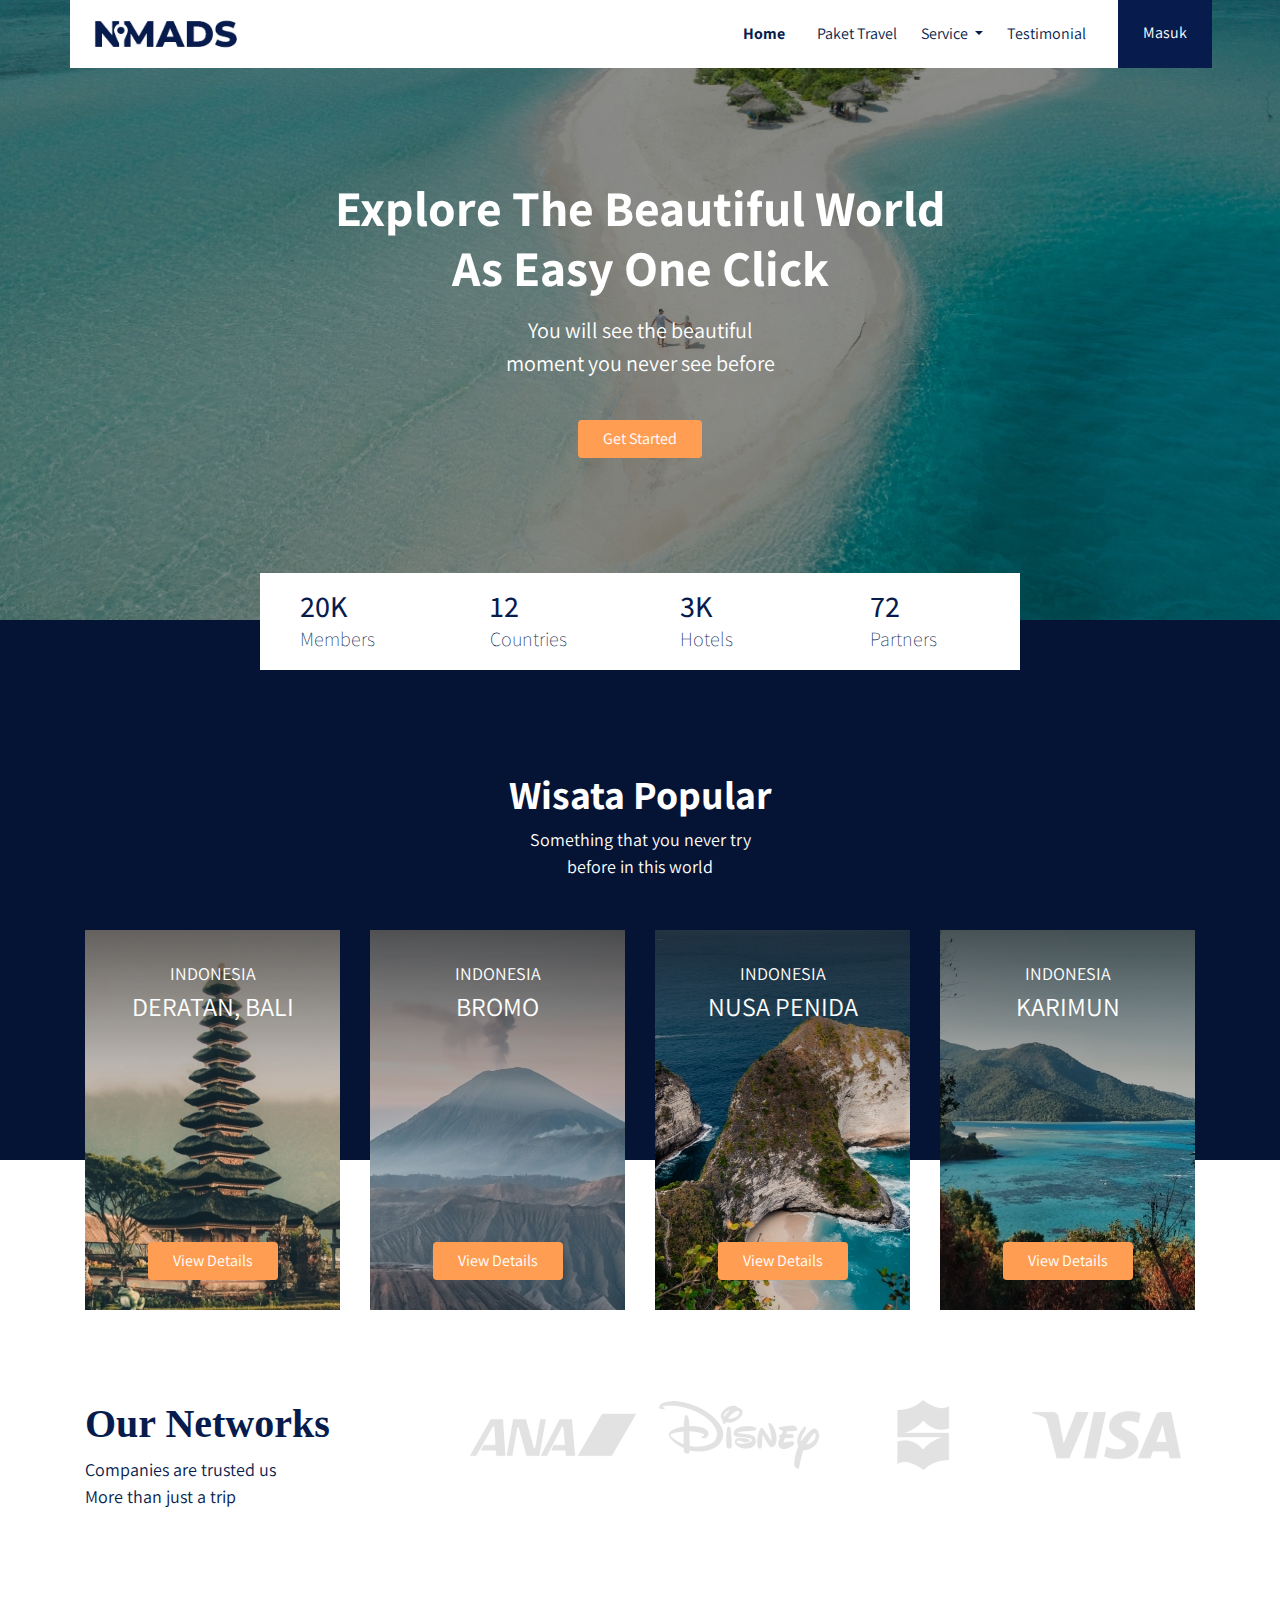
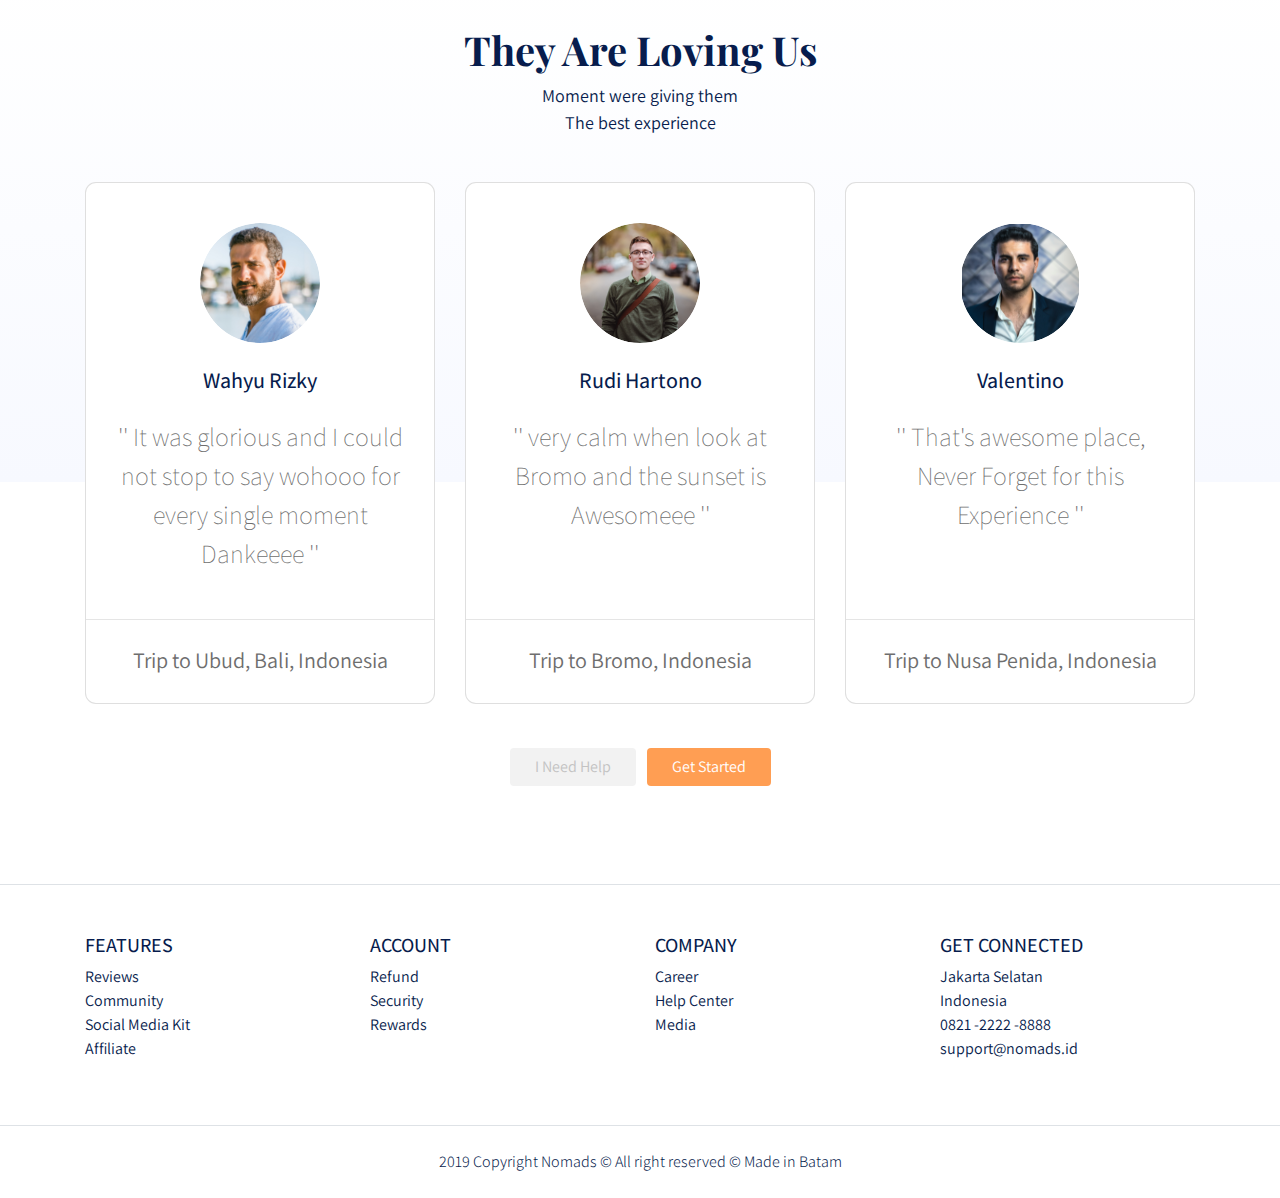
<file: index.html>
<!DOCTYPE html>
<html lang="en">
<head>
    <meta charset="UTF-8">
    <meta name="viewport" content="width=device-width, initial-scale=1.0">
    <title>Document</title>
    <link rel="stylesheet" href="frontend/libraries/bootstrap/css/bootstrap.css"/>

    <link 
    href="https://fonts.googleapis.com/css?family=Assistant:200,300,400,600,700,800|
    Playfair+Display:400,400i,500,500i,600,600i,700,700i,800,800i,900,900i&display=swap" 
    rel="stylesheet">


    <link rel="stylesheet" href="frontend/styles/main.css"/>

</head>

<body>
    <!-- navbar -->
    <div class="container">
        <nav class="row navbar navbar-expand-lg navbar-light bg-white">
            <a href="#" class="navbar-brand">
                <img src="frontend/images/logo.png" alt="Logo NOMADS"/>
            </a>
            <button class="navbar-toggler navbar-toggler-right"
            type="button"
            data-toggle="collapse"
            data-target="#navb"
            >
                
            <span class="navbar-toggler-icon"></span>

            </button>

            <div class="collapse navbar-collapse" id="navb">
                <ul class="navbar-nav ml-auto mr-3">
                    <li class="nav-item mx-md-2">
                        <a href="#" class="nav-link active">Home</a>
                    </li>
                    <li class="nav-item mx-md-2">
                        <a href="#" class="nav-link">Paket Travel</a>
                    </li>
                    <li class="nav-item dropdown">
                        <a href="#" class="nav-link dropdown-toggle" id="navbardrop" 
                        data-toggle="dropdown">

                        Service
                    </a>
                    <div class="dropdown-menu">
                        <a href="#" class="dropdown-item">Link</a>
                        <a href="#" class="dropdown-item">Link</a>
                        <a href="#" class="dropdown-item">Link</a>
                    </div>
                    </li>
                    <li class="nav-item mx-md-2">
                        <a href="#" class="nav-link">Testimonial</a>
                    </li>
                </ul>

                 <!-- Mobile Button -->
                 <form class="form-inline d-sm-block d-md-none">
                    <button class="btn btn-login my-2 my-sm-0">
                        Masuk
                    </button>
                </form>

                <!-- Desktop Button -->
                <form class="form-inline my-2 my-lg-0 d-none d-md-block">
                    <button class="btn btn-login btn-navbar-right my-2 my-sm-0 px-4">
                        Masuk
                    </button>
                </form>
            </div>
        </nav>

    </div>

    <!-- Header -->
    <header class="text-center">
        <h1>
            Explore The Beautiful World
            <br/>
            As Easy One Click
        </h1>
        <p class="mt-3">
            You will see the beautiful 
            <br/>
            moment you never see before
        </p>
        <a href="#" class="btn btn-get-started px-4 mt-4">
            Get Started
        </a>

    </header>

    <main>

        <div class="container">
            <section class="section-stats row 
            justify-content-center" id="stats">
            <div class="col-3 col-md-2 stats-detail">
              <h2>20K</h2>      
              <p>Members</p>
              </div>
            <div class="col-3 col-md-2 stats-detail">
              <h2>12</h2>      
              <p>Countries</p>
              </div>
            <div class="col-3 col-md-2 stats-detail">
              <h2>3K</h2>      
              <p>Hotels</p>
            </div>
            <div class="col-3 col-md-2 stats-detail">
             <h2>72</h2>      
             <p>Partners</p>  

            </div>
        </section>

        </div>

        <section class="section-popular" id="popular">
            <div class="container">
                <div class="row">
                    <div class="col text-center section-popular-heading">
                        <h2>Wisata Popular</h2>
                        <p>Something that you never try 
                            <br/>
                            before in this world</p>
                    </div>
                </div>
            </div>
        </section>
        <section class="section-popular-content" id="popularContent">
            <div class="container">
                <div class="section-popular-travel row justify-content-center">
                    <div class="col-sm-6 col-md-4 col-lg-3">
                        <div class="card-travel text-center d-flex 
                        flex-column"
                        style="background-image:url('frontend/images/popular-1.jpg')">

                            <div class="travel-country">INDONESIA</div>
                            <div class="travel-location">DERATAN, BALI</div>
                            <div class="travel-button mt-auto">
                                <a href="details.html" class="btn btn-travel-details px-4">
                                    View Details
                                </a>
                            </div>
                        </div>
                    </div>
                    <div class="col-sm-6 col-md-4 col-lg-3">
                        <div class="card-travel text-center d-flex 
                        flex-column"
                        style="background-image:url('frontend/images/popular-2.jpg')">
                        
                            <div class="travel-country">INDONESIA</div>
                            <div class="travel-location">BROMO</div>
                            <div class="travel-button mt-auto">
                                <a href="#" class="btn btn-travel-details px-4">
                                    View Details
                                </a>
                            </div>
                        </div>
                    </div>
                    <div class="col-sm-6 col-md-4 col-lg-3">
                        <div class="card-travel text-center d-flex 
                        flex-column"
                        style="background-image:url('frontend/images/popular-3.jpg')">
                        
                            <div class="travel-country">INDONESIA</div>
                            <div class="travel-location">NUSA PENIDA</div>
                            <div class="travel-button mt-auto">
                                <a href="#" class="btn btn-travel-details px-4">
                                    View Details
                                </a>
                            </div>
                        </div>
                    </div>
                    <div class="col-sm-6 col-md-4 col-lg-3">
                        <div class="card-travel text-center d-flex 
                        flex-column"
                        style="background-image:url('frontend/images/popular-4.jpg')">
                        
                            <div class="travel-country">INDONESIA</div>
                            <div class="travel-location">KARIMUN</div>
                            <div class="travel-button mt-auto">
                                <a href="#" class="btn btn-travel-details px-4">
                                    View Details
                                </a>
                            </div>
                        </div>
                    </div>
                    
                </div>
            </div>
        </section> 
        
        <section class="section-networks" id="networks">
            <div class="container">
                <div class="row">
                    <div class="col-md-4">
                        <h2>Our Networks</h2>    
                        <p>Companies are trusted us
                            <br/>
                            More than just a trip
                        </p>
                    </div>
                    <div class="col-md-8 text-center">
                        <img src="frontend/images/partner.png" alt="Logo Partner" class="img-partner">
                    </div>
                </div>
            </div>
        </section>

        <section class="section-testimonial-heading" id="testimonialHeading">
        
            <div class="container">
                <div class="row">
                    <div class="col text-center">
                        <h2>They Are Loving Us</h2>
                        <p>
                            Moment were giving them
                            <br/>
                            The best experience
                        </p>
                    </div>
                </div>
            </div>

        </section>

        <section class="section section-testimonial-content" id="testimonialContent">
            <div class="container">
                <div class="section-popular-travel row 
                justify-content-center">
                  <div class="col-sm-6 col-md-6 col-lg-4">
                      <div class="card card-testimonial text-center">
                          <div class="testimonial-content">
                              <img src="frontend/images/testimonial-1.png" alt="User"
                              class="mb-4 rounded-circle">
                              <h3 class="mb-4">Wahyu Rizky</h3>
                              <p class="testimonial">
                                '' It was glorious and I could
                                not stop to say wohooo for
                                every single moment Dankeeee ''
                              </p>
                          </div>
                          <hr>
                          <p class="trip-to mt-2">
                              Trip to Ubud, Bali, Indonesia
                          </p>

                      </div>
                  </div>
                  <div class="col-sm-6 col-md-6 col-lg-4">
                    <div class="card card-testimonial text-center">
                        <div class="testimonial-content">
                            <img src="frontend/images/testimonial-2.png" alt="User"
                            class="mb-4 rounded-circle">
                            <h3 class="mb-4">Rudi Hartono</h3>
                            <p class="testimonial">
                                '' very calm when look
                                at Bromo and the sunset
                                is Awesomeee ''
                            </p>
                        </div>
                        <hr>
                        <p class="trip-to mt-2">
                            Trip to Bromo, Indonesia
                        </p>

                    </div>
                </div>
                <div class="col-sm-6 col-md-6 col-lg-4">
                    <div class="card card-testimonial text-center">
                        <div class="testimonial-content">
                            <img src="frontend/images/testimonial-3.png" alt="User"
                            class="mb-4 rounded-circle">
                            <h3 class="mb-4">Valentino</h3>
                            <p class="testimonial">
                                '' That's awesome place, 
                                Never Forget for
                                this Experience ''
                            </p>
                        </div>
                        <hr>
                        <p class="trip-to mt-2">
                            Trip to Nusa Penida, Indonesia
                        </p>

                    </div>
                </div>

                </div>
                <div class="row">
                    <div class="col-12 text-center">
                        <a href="#" class="btn btn-need-help px-4 mt-4 mx-1">
                            I Need Help
                        </a>
                        <a href="#" class="btn btn-get-started px-4 mt-4 mx-1">
                            Get Started
                        </a>
                    </div>
                    
                </div>
            </div>
        </section>
    </main>

    <footer class="section-footer mt-5 mb-4 border-top">
        <div class="container pt-5 pb-5">
            <div class="row justify-content-center">
                <div class="col-12">
                    <div class="row">
                        <div class="col-12 col-lg-3">
                            <h5>FEATURES</h5>
                            <ul class="list-unstyled">
                                <li><a href="#">Reviews</a></li>
                                <li><a href="#">Community</a></li>
                                <li><a href="#">Social Media Kit</a></li>
                                <li><a href="#">Affiliate</a></li>
                            </ul>
                        </div>
                        <div class="col-12 col-lg-3">
                            <h5>ACCOUNT</h5>
                            <ul class="list-unstyled">
                                <li><a href="#">Refund</a></li>
                                <li><a href="#">Security</a></li>
                                <li><a href="#">Rewards</a></li>
                                
                            </ul>
                        </div>
                        <div class="col-12 col-lg-3">
                            <h5>COMPANY</h5>
                            <ul class="list-unstyled">
                                <li><a href="#">Career</a></li>
                                <li><a href="#">Help Center</a></li>
                                <li><a href="#">Media</a></li>
                                
                            </ul>
                        </div>
                        <div class="col-12 col-lg-3">
                            <h5>GET CONNECTED</h5>
                            <ul class="list-unstyled">
                                <li><a href="#">Jakarta Selatan</a></li>
                                <li><a href="#">Indonesia</a></li>
                                <li><a href="#">0821 -2222 -8888</a></li>
                                <li><a href="#">support@nomads.id</a></li>
                            </ul>
                        </div>
                    </div>
                </div>
            </div>
        </div>
        <div class="container-fluid">
            <div class="row border-top justify-content-center align-items-center pt-4">
                <div class="col-auto text-gray-500 font-weight-light">
                    2019 Copyright Nomads © All right reserved ©  Made in Batam 
                </div>
            </div>
        </div>
    </footer>


    <script src="frontend/libraries/jquery/jquery-3.4.1.min.js"></script>
    <script src="frontend/libraries/bootstrap/js/bootstrap.js"></script>
    <script src="frontend/libraries/retina/retina.min.js"></script>
    
</body>
</html>
</file>
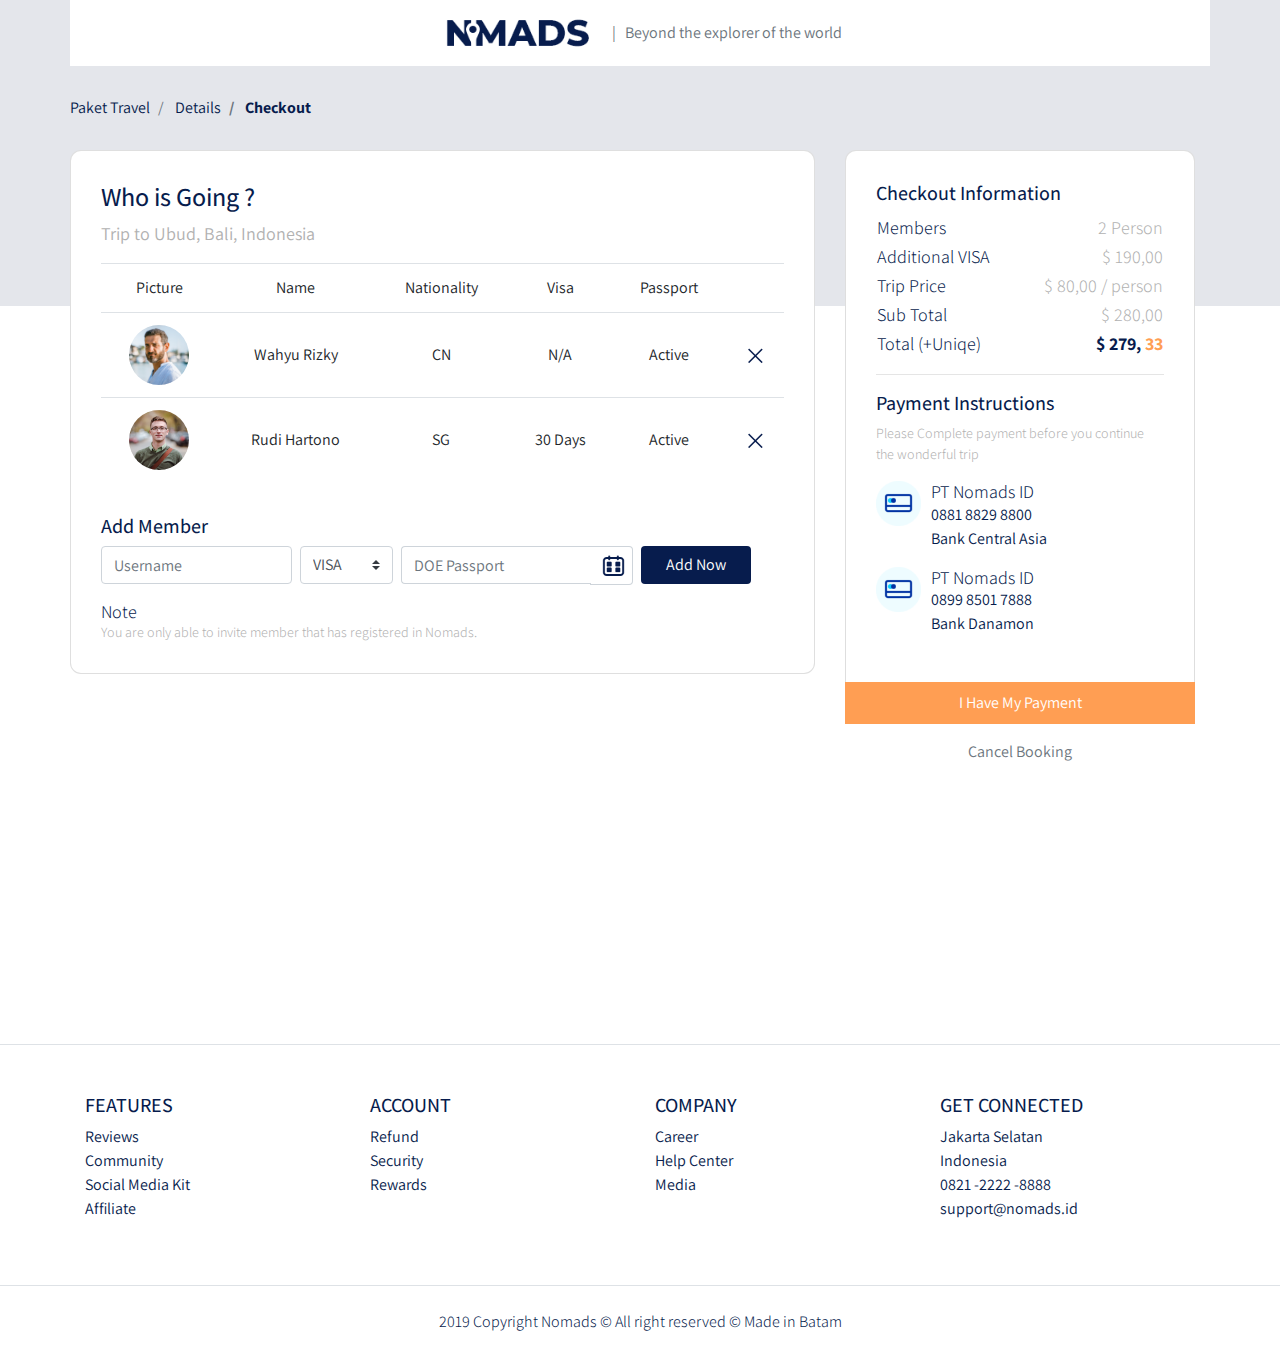
<file: checkout.html>
<!DOCTYPE html>
<html lang="en">
<head>
    <meta charset="UTF-8">
    <meta name="viewport" content="width=device-width, initial-scale=1.0">
    <title>Document</title>
    <link rel="stylesheet" href="frontend/libraries/bootstrap/css/bootstrap.css"/>
    <link rel="stylesheet" href="frontend/libraries/xzoom/xzoom.css">
    <link rel="stylesheet" href="frontend/libraries/gijgo/css/gijgo.min.css">

    <link 
    href="https://fonts.googleapis.com/css?family=Assistant:200,300,400,600,700,800|
    Playfair+Display:400,400i,500,500i,600,600i,700,700i,800,800i,900,900i&display=swap" 
    rel="stylesheet">


    <link rel="stylesheet" href="frontend/styles/main.css"/>

</head>

<body>
    <!-- navbar -->
    <div class="container">
        <nav class="row navbar navbar-expand-lg navbar-light bg-white">
            <div class="navbar-nav ml-auto mr-auto mr-sm-auto mr-lg-0 mr-md-auto">
                <a href="index.html" class="navbar-brand">
                    <img src="frontend/images/logo.png" alt="">
                </a>
            </div>
            <ul class="navbar-nav mr-auto d-none d-lg-block">
                <li>
                    <span class="text-muted">
                        | &nbsp; Beyond the explorer of the world
                    </span>
                </li>
            </ul>

        </nav>

    </div>

    <main>
        <section class="section-details-header"></section>
        <section class="section-details-content">
            <div class="container">
                <div class="row">
                    <div class="col p-0">
                        <nav>
                            <ol class="breadcrumb">
                                <li class="breadcrumb-item">
                                    Paket Travel
                                </li>
                                <li class="breadcrumb-item">
                                    Details
                                </li>
                                <li class="breadcrumb-item active">
                                    Checkout
                                </li>
                            </ol>
                        </nav>    
                    </div>
                </div>
                <div class="row">
                    <div class="col-lg-8 pl-lg-0">
                        <div class="card card-details">
                            <h1>Who is Going ?</h1>
                            <p>
                                Trip to Ubud, Bali, Indonesia
                            </p>
                            <div class="attendee">
                                <table class="table table-responsive-sm text-center">
                                    <thead>
                                        <tr>
                                            <td>Picture</td>
                                            <td>Name</td>
                                            <td>Nationality</td>
                                            <td>Visa</td>
                                            <td>Passport</td>
                                            <td></td>
                                        </tr>
                                    </thead>
                                    <tbody>
                                        <tr>
                                            <td>
                                              <img src="frontend/images/avatar-1.png" height="60">      
                                            </td>
                                            <td class="align-middle">
                                                Wahyu Rizky
                                            </td>
                                            <td class="align-middle">
                                                CN
                                            </td>
                                            <td class="align-middle">
                                                N/A
                                            </td>
                                            <td class="align-middle">
                                                Active
                                            </td>
                                            <td class="align-middle">
                                                <a href="#">
                                                    <img src="frontend/images/ic_remove.png" alt="">
                                                </a>
                                            </td>
                                        </tr>
                                        <tr>
                                            <td>
                                              <img src="frontend/images/avatar-2.png" height="60">      
                                            </td>
                                            <td class="align-middle">
                                                Rudi Hartono
                                            </td>
                                            <td class="align-middle">
                                                SG
                                            </td>
                                            <td class="align-middle">
                                                30 Days
                                            </td>
                                            <td class="align-middle">
                                                Active
                                            </td>
                                            <td class="align-middle">
                                                <a href="#">
                                                    <img src="frontend/images/ic_remove.png" alt="">
                                                </a>
                                            </td>
                                        </tr>
                                    </tbody>
                                </table>
                            </div>

                            <div class="member mt-3">
                                <h2>Add Member</h2>
                                <form class="form-inline">
                                    <label for="inputUsername" class="sr-only">Name</label>
                                    <input 
                                        type="text"
                                        name="inputUsername"
                                        class="form-control mb-2 mr-sm-2" 
                                        id="inputUsername" 
                                        placeholder="Username"
                                    />
                                    <label for="inputVisa" class="sr-only">Visa</label>
                                    <select 
                                        name="inputVisa" 
                                        id="inputVisa" 
                                        class="custom-select mb-2 mr-sm-2">
                                        <option value="VISA" selected>VISA</option>
                                        <option value="30 Days">30 Days</option>
                                        <option value="N/A">N/A</option>
                                    </select>
                                    
                                    <label for="doePassport" class="sr-only">DOE Passport</label>
                                    <div class="input-group mb-2 mr-sm-2">
                                        <input type="text" class="form-control datepicker" 
                                        id="doePassport" placeholder="DOE Passport">
                                    </div>

                                    <button type="submit" class="btn btn-add-now mb-2 px-4">
                                        Add Now
                                    </button> 
                                </form>
                                <h3 class="mt-2 mb-0">Note</h3>
                                <p class="disclaimer mb-0">
                                    You are only able to invite member that has registered in Nomads.
                                </p>
                            </div>
        
                        </div>
                    </div>

                    <div class="col-lg-4">
                        <div class="card card-details card-right">                          
                            <h2>Checkout Information</h2>
                            <table class="trip-informations">
                                <tr>
                                    <th width="50%">Members</th>
                                    <td width="50%" class="text-right">
                                        2 Person
                                    </td>
                                </tr>
                                <tr>
                                    <th width="50%">Additional VISA</th>
                                    <td width="50%" class="text-right">
                                        $ 190,00
                                    </td>
                                </tr>
                                <tr>
                                    <th width="50%">Trip Price</th>
                                    <td width="50%" class="text-right">
                                        $ 80,00 / person
                                    </td>
                                </tr>
                                <tr>
                                    <th width="50%">Sub Total</th>
                                    <td width="50%" class="text-right">
                                        $ 280,00
                                    </td>
                                </tr>
                                <tr>
                                    <th width="50%">Total (+Uniqe)</th>
                                    <td width="50%" class="text-right text-total">
                                        <span class="text-blue">$ 279,</span>
                                        <span class="text-orange">33</span>
                                    </td>
                                </tr>
                            </table>
                            <hr>
                            <h2>Payment Instructions</h2>
                            <p class="payment-instructions">Please Complete payment before you 
                                continue the wonderful trip</p>
                                <div class="bank">
                                    <div class="bank-item pb-3">
                                        <img src="frontend/images/ic_bank.png" alt="" class="bank-image">
                                        <div class="description">
                                            <h3>PT Nomads ID</h3>
                                            <p>
                                                0881 8829 8800
                                                <br>
                                                Bank Central Asia
                                            </p>
                                        </div>
                                        <div class="clearfix"></div>
                                    </div>
                                </div>
                                <div class="bank">
                                    <div class="bank-item pb-3">
                                        <img src="frontend/images/ic_bank.png" alt="" class="bank-image">
                                        <div class="description">
                                            <h3>PT Nomads ID</h3>
                                            <p>
                                                0899 8501 7888
                                                <br>
                                                Bank Danamon
                                            </p>
                                        </div>
                                        <div class="clearfix"></div>
                                    </div>
                                </div>
                        </div>
                        <div class="join-container">
                            <a href="success.html" class="btn btn-block btn-join-now mt-3 py-2">
                                I Have My Payment
                            </a>
                        </div>
                        <div class="text-center mt-3">
                            <a href="details.html" class="text-muted">
                                Cancel Booking
                            </a>
                        </div>
                    </div>
                </div>
            </div>
        </section>
    </main>

    <footer class="section-footer mt-5 mb-4 border-top">
        <div class="container pt-5 pb-5">
            <div class="row justify-content-center">
                <div class="col-12">
                    <div class="row">
                        <div class="col-12 col-lg-3">
                            <h5>FEATURES</h5>
                            <ul class="list-unstyled">
                                <li><a href="#">Reviews</a></li>
                                <li><a href="#">Community</a></li>
                                <li><a href="#">Social Media Kit</a></li>
                                <li><a href="#">Affiliate</a></li>
                            </ul>
                        </div>
                        <div class="col-12 col-lg-3">
                            <h5>ACCOUNT</h5>
                            <ul class="list-unstyled">
                                <li><a href="#">Refund</a></li>
                                <li><a href="#">Security</a></li>
                                <li><a href="#">Rewards</a></li>
                                
                            </ul>
                        </div>
                        <div class="col-12 col-lg-3">
                            <h5>COMPANY</h5>
                            <ul class="list-unstyled">
                                <li><a href="#">Career</a></li>
                                <li><a href="#">Help Center</a></li>
                                <li><a href="#">Media</a></li>
                                
                            </ul>
                        </div>
                        <div class="col-12 col-lg-3">
                            <h5>GET CONNECTED</h5>
                            <ul class="list-unstyled">
                                <li><a href="#">Jakarta Selatan</a></li>
                                <li><a href="#">Indonesia</a></li>
                                <li><a href="#">0821 -2222 -8888</a></li>
                                <li><a href="#">support@nomads.id</a></li>
                            </ul>
                        </div>
                    </div>
                </div>
            </div>
        </div>
        <div class="container-fluid">
            <div class="row border-top justify-content-center align-items-center pt-4">
                <div class="col-auto text-gray-500 font-weight-light">
                    2019 Copyright Nomads © All right reserved ©  Made in Batam 
                </div>
            </div>
        </div>
    </footer>


    <script src="frontend/libraries/jquery/jquery-3.4.1.min.js"></script>
    <script src="frontend/libraries/bootstrap/js/bootstrap.js"></script>
    <script src="frontend/libraries/retina/retina.min.js"></script>
    <script src="frontend/libraries/xzoom/xzoom.min.js"></script>
    <script src="frontend/libraries/gijgo/js/gijgo.min.js"></script>
    <script>
        $(document).ready(function() {
            $('.xzoom, .xzoom.gallery').xzoom({
                zoomWidth: 500,
                title:false,
                tint:'#333',
                Xoffset: 15
            });

            $('.datepicker').datepicker({
                uiLibrary: 'bootstrap4',
                icons : {
                    rightIcon: '<img src="frontend/images/ic_doe.png"/>'
                }
            })
        });
    </script>
    
</body>
</html>
</file>
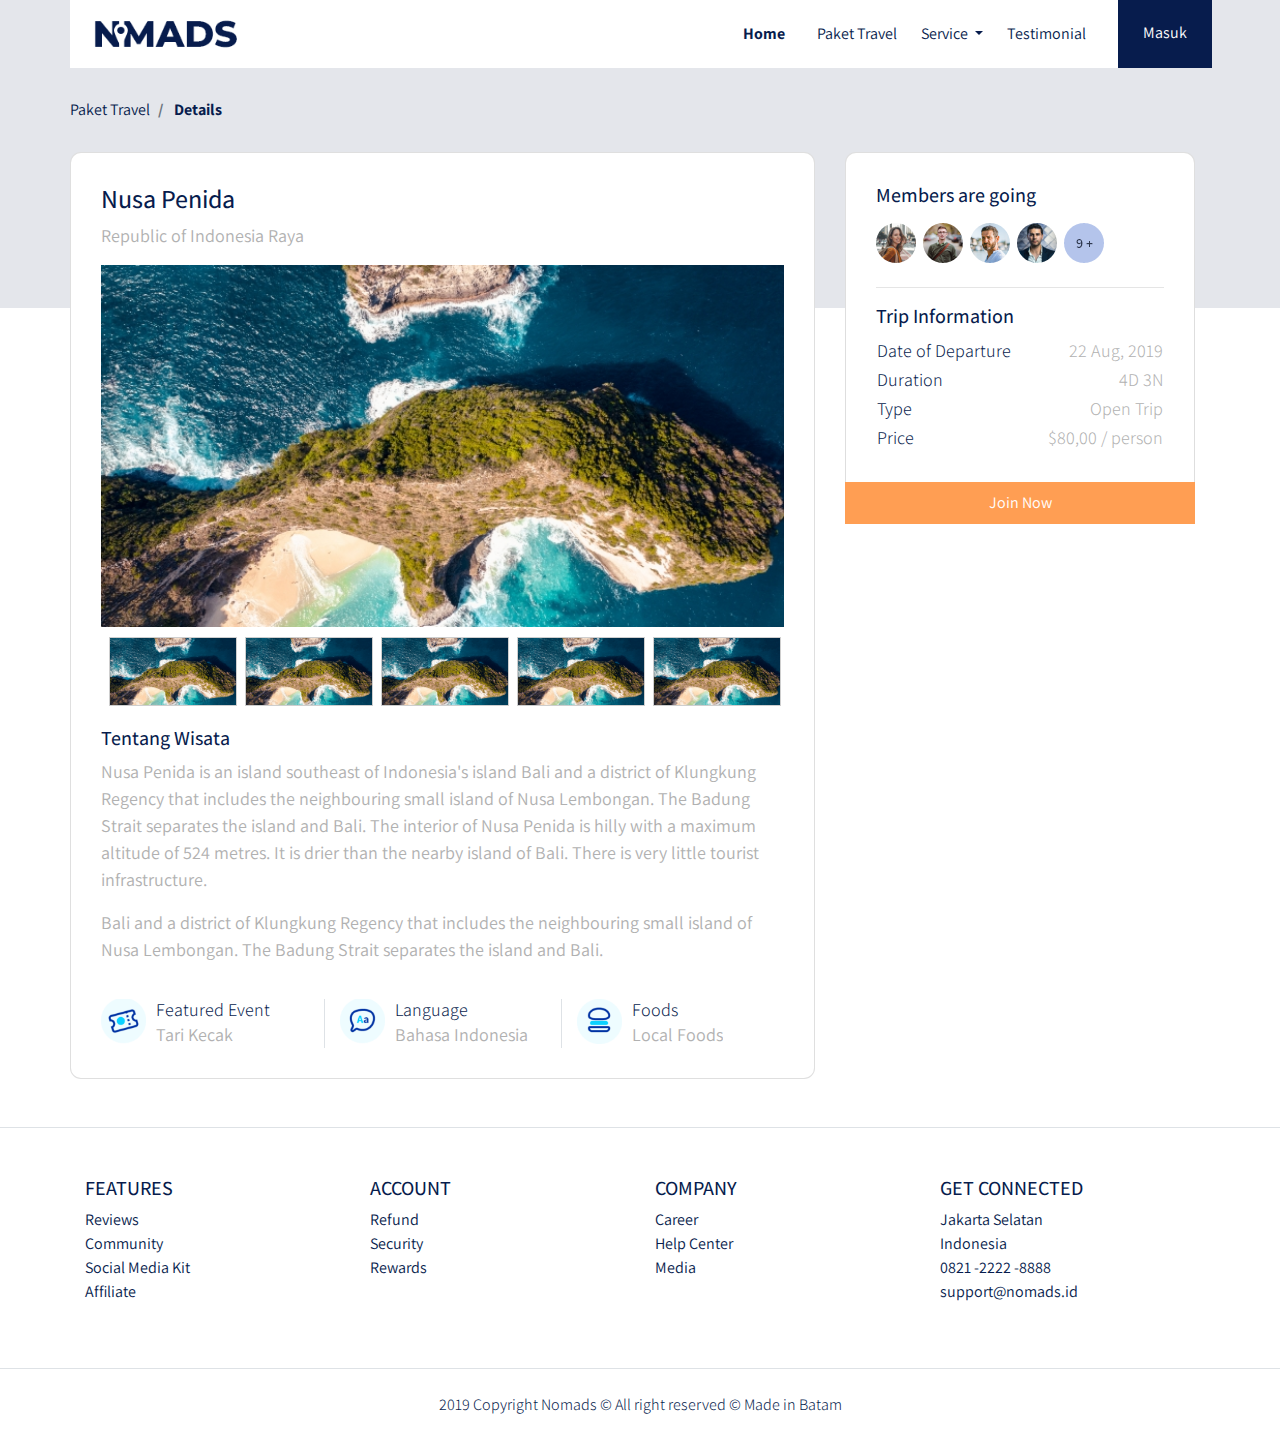
<file: details.html>
<!DOCTYPE html>
<html lang="en">
<head>
    <meta charset="UTF-8">
    <meta name="viewport" content="width=device-width, initial-scale=1.0">
    <title>Document</title>
    <link rel="stylesheet" href="frontend/libraries/bootstrap/css/bootstrap.css"/>
    <link rel="stylesheet" href="frontend/libraries/xzoom/xzoom.css">

    <link 
    href="https://fonts.googleapis.com/css?family=Assistant:200,300,400,600,700,800|
    Playfair+Display:400,400i,500,500i,600,600i,700,700i,800,800i,900,900i&display=swap" 
    rel="stylesheet">


    <link rel="stylesheet" href="frontend/styles/main.css"/>

</head>

<body>
    <!-- navbar -->
    <div class="container">
        <nav class="row navbar navbar-expand-lg navbar-light bg-white">
            <a href="#" class="navbar-brand">
                <img src="frontend/images/logo.png" alt="Logo NOMADS"/>
            </a>
            <button class="navbar-toggler navbar-toggler-right"
            type="button"
            data-toggle="collapse"
            data-target="#navb"
            >
                
            <span class="navbar-toggler-icon"></span>

            </button>

            <div class="collapse navbar-collapse" id="navb">
                <ul class="navbar-nav ml-auto mr-3">
                    <li class="nav-item mx-md-2">
                        <a href="#" class="nav-link active">Home</a>
                    </li>
                    <li class="nav-item mx-md-2">
                        <a href="#" class="nav-link">Paket Travel</a>
                    </li>
                    <li class="nav-item dropdown">
                        <a href="#" class="nav-link dropdown-toggle" id="navbardrop" 
                        data-toggle="dropdown">

                        Service
                    </a>
                    <div class="dropdown-menu">
                        <a href="#" class="dropdown-item">Link</a>
                        <a href="#" class="dropdown-item">Link</a>
                        <a href="#" class="dropdown-item">Link</a>
                    </div>
                    </li>
                    <li class="nav-item mx-md-2">
                        <a href="#" class="nav-link">Testimonial</a>
                    </li>
                </ul>

                 <!-- Mobile Button -->
                 <form class="form-inline d-sm-block d-md-none">
                    <button class="btn btn-login my-2 my-sm-0">
                        Masuk
                    </button>
                </form>

                <!-- Desktop Button -->
                <form class="form-inline my-2 my-lg-0 d-none d-md-block">
                    <button class="btn btn-login btn-navbar-right my-2 my-sm-0 px-4">
                        Masuk
                    </button>
                </form>
            </div>
        </nav>

    </div>

    <main>
        <section class="section-details-header"></section>
        <section class="section-details-content">
            <div class="container">
                <div class="row">
                    <div class="col p-0">
                        <nav>
                            <ol class="breadcrumb">
                                <li class="breadcrumb-item">
                                    Paket Travel
                                </li>
                                <li class="breadcrumb-item active">
                                    Details
                                </li>
                            </ol>
                        </nav>    
                    </div>
                </div>
                <div class="row">
                    <div class="col-lg-8 pl-lg-0">
                        <div class="card card-details">
                            <h1>Nusa Penida</h1>
                            <p>
                                Republic of Indonesia Raya
                            </p>
                            <div class="gallery">
                                <div class="xzoom-container">
                                    <img src="frontend/images/details.jpg" class="xzoom"
                                    id="xzoom-default" xoriginal="frontend/images/details.jpg">
                                </div>
                                <div class="xzoom-thumbs">
                                    <a href="frontend/images/details.jpg">
                                        <img src="frontend/images/details.jpg" class="xzoom-gallery"
                                        width="128" xpreview="frontend/images/details.jpg">        
                                    </a>
                                    <a href="frontend/images/details.jpg">
                                        <img src="frontend/images/details.jpg" class="xzoom-gallery"
                                        width="128" xpreview="frontend/images/details.jpg">        
                                    </a>
                                    <a href="frontend/images/details.jpg">
                                        <img src="frontend/images/details.jpg" class="xzoom-gallery"
                                        width="128" xpreview="frontend/images/details.jpg">        
                                    </a>
                                    <a href="frontend/images/details.jpg">
                                        <img src="frontend/images/details.jpg" class="xzoom-gallery"
                                        width="128" xpreview="frontend/images/details.jpg">        
                                    </a>
                                    <a href="frontend/images/details.jpg">
                                        <img src="frontend/images/details.jpg" class="xzoom-gallery"
                                        width="128" xpreview="frontend/images/details.jpg">        
                                    </a>
                                </div>
                            </div>
                            <h2>Tentang Wisata</h2>
                            <p>
                                Nusa Penida is an island southeast of Indonesia's island Bali and a district of Klungkung 
                                Regency that includes the neighbouring  small island of Nusa Lembongan. The Badung 
Strait separates the island and Bali. The interior of Nusa Penida is hilly with a maximum 
altitude of 524 metres. It is drier than the nearby island of Bali. There is very little tourist 
infrastructure.
                            </p>
                            <p>
                                Bali and a district of Klungkung Regency that includes the neighbouring  small island of
 Nusa Lembongan. The Badung Strait separates the island and Bali. 
                            </p>

                            <div class="features row">
                                <div class="col-md-4">
                                    <img src="frontend/images/ic_event.png" alt="" class="features-image">
                                    <div class="description">
                                        <h3>Featured Event</h3>
                                        <p>Tari Kecak</p>
                                    </div>
                                </div>
                                <div class="col-md-4 border-left">
                                    <img src="frontend/images/ic_bahasa.png" alt="" class="features-image">
                                    <div class="description">

                                        <h3>Language</h3>
                                        <p>Bahasa Indonesia</p>
                                    </div>
                                </div>
                                <div class="col-md-4 border-left">       
                                    <img src="frontend/images/ic_foods.png" alt="" class="features-image">
                                    <div class="description">  
                                        <h3>Foods</h3>
                                        <p>Local Foods</p>
                                    </div>
                                </div>
                               
                            </div>
                        </div>
                    </div>

                    <div class="col-lg-4">
                        <div class="card card-details card-right">
                            <h2>Members are going</h2>
                            <div class="members my-2">
                                <img src="frontend/images/member-1.png"class="member-image mr-1"
                                />
                                <img src="frontend/images/member-2.png"class="member-image mr-1"
                                />
                                <img src="frontend/images/member-3.png"class="member-image mr-1"
                                />
                                <img src="frontend/images/member-4.png"class="member-image mr-1"
                                />
                                <img src="frontend/images/member-5.png"class="member-image mr-1"
                                />
                            </div>
                            <hr>
                            <h2>Trip Information</h2>
                            <table class="trip-informations">
                                <tr>
                                    <th width="50%">Date of Departure</th>
                                    <td width="50%" class="text-right">
                                        22 Aug, 2019
                                    </td>
                                </tr>
                                <tr>
                                    <th width="50%">Duration</th>
                                    <td width="50%" class="text-right">
                                        4D 3N
                                    </td>
                                </tr>
                                <tr>
                                    <th width="50%">Type</th>
                                    <td width="50%" class="text-right">
                                        Open Trip
                                    </td>
                                </tr>
                                <tr>
                                    <th width="50%">Price</th>
                                    <td width="50%" class="text-right">
                                        $80,00 / person
                                    </td>
                                </tr>
                            </table>
                        </div>
                        <div class="join-container">
                            <a href="checkout.html" class="btn btn-block btn-join-now mt-3 py-2">
                                Join Now
                            </a>
                        </div>
                    </div>
                </div>
            </div>
        </section>
    </main>

    <footer class="section-footer mt-5 mb-4 border-top">
        <div class="container pt-5 pb-5">
            <div class="row justify-content-center">
                <div class="col-12">
                    <div class="row">
                        <div class="col-12 col-lg-3">
                            <h5>FEATURES</h5>
                            <ul class="list-unstyled">
                                <li><a href="#">Reviews</a></li>
                                <li><a href="#">Community</a></li>
                                <li><a href="#">Social Media Kit</a></li>
                                <li><a href="#">Affiliate</a></li>
                            </ul>
                        </div>
                        <div class="col-12 col-lg-3">
                            <h5>ACCOUNT</h5>
                            <ul class="list-unstyled">
                                <li><a href="#">Refund</a></li>
                                <li><a href="#">Security</a></li>
                                <li><a href="#">Rewards</a></li>
                                
                            </ul>
                        </div>
                        <div class="col-12 col-lg-3">
                            <h5>COMPANY</h5>
                            <ul class="list-unstyled">
                                <li><a href="#">Career</a></li>
                                <li><a href="#">Help Center</a></li>
                                <li><a href="#">Media</a></li>
                                
                            </ul>
                        </div>
                        <div class="col-12 col-lg-3">
                            <h5>GET CONNECTED</h5>
                            <ul class="list-unstyled">
                                <li><a href="#">Jakarta Selatan</a></li>
                                <li><a href="#">Indonesia</a></li>
                                <li><a href="#">0821 -2222 -8888</a></li>
                                <li><a href="#">support@nomads.id</a></li>
                            </ul>
                        </div>
                    </div>
                </div>
            </div>
        </div>
        <div class="container-fluid">
            <div class="row border-top justify-content-center align-items-center pt-4">
                <div class="col-auto text-gray-500 font-weight-light">
                    2019 Copyright Nomads © All right reserved ©  Made in Batam 
                </div>
            </div>
        </div>
    </footer>


    <script src="frontend/libraries/jquery/jquery-3.4.1.min.js"></script>
    <script src="frontend/libraries/bootstrap/js/bootstrap.js"></script>
    <script src="frontend/libraries/retina/retina.min.js"></script>
    <script src="frontend/libraries/xzoom/xzoom.min.js"></script>
    <script>
        $(document).ready(function() {
            $('.xzoom, .xzoom.gallery').xzoom({
                zoomWidth: 500,
                title:false,
                tint:'#333',
                Xoffset: 15
            });
        });
    </script>
    
</body>
</html>
</file>
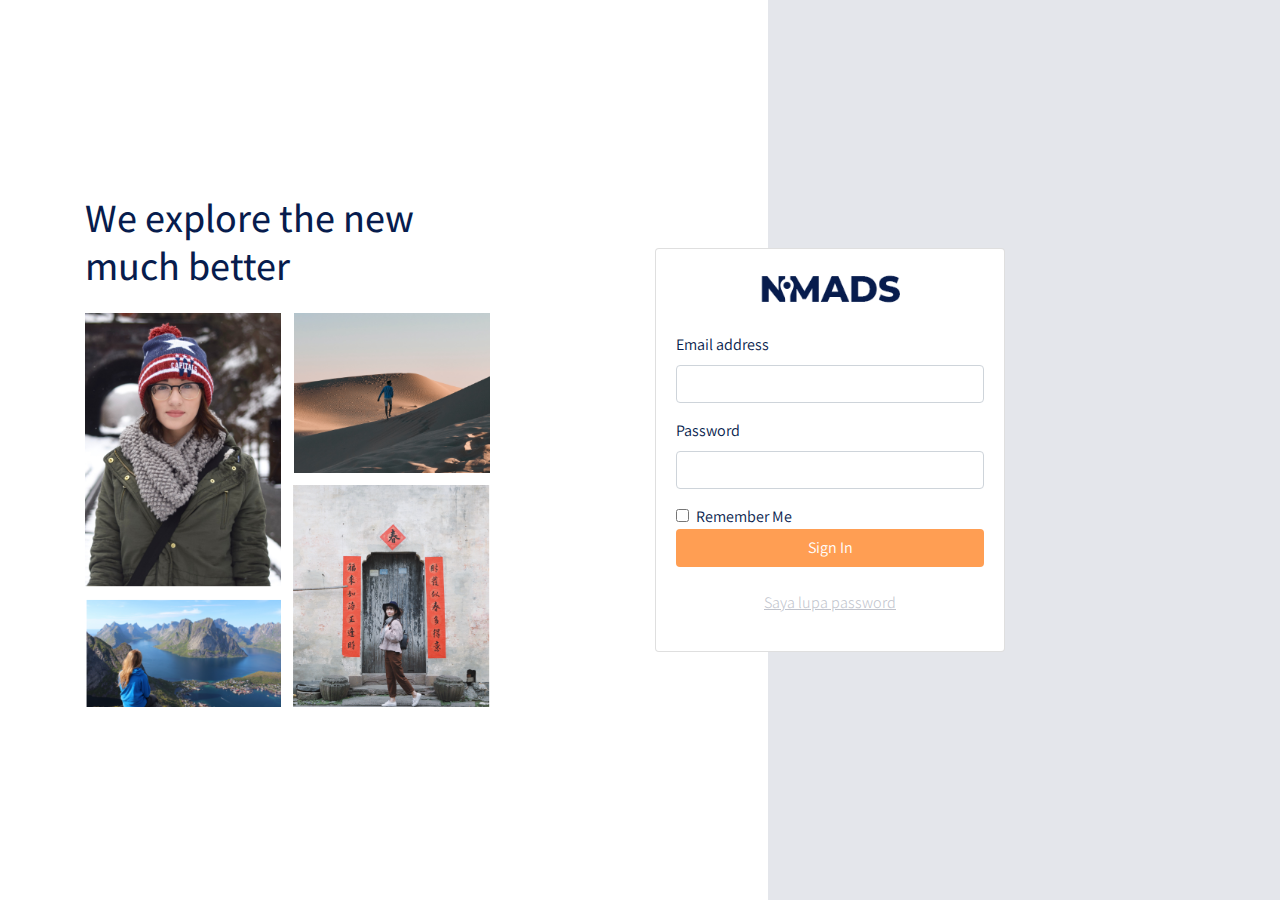
<file: login.html>
<!DOCTYPE html>
<html lang="en">
<head>
    <meta charset="UTF-8">
    <meta name="viewport" content="width=device-width, initial-scale=1.0">
    <title>Document</title>
    <link rel="stylesheet" href="frontend/libraries/bootstrap/css/bootstrap.css"/>
    <link rel="stylesheet" href="frontend/libraries/xzoom/xzoom.css">
    <link rel="stylesheet" href="frontend/libraries/gijgo/css/gijgo.min.css">

    <link 
    href="https://fonts.googleapis.com/css?family=Assistant:200,300,400,600,700,800|
    Playfair+Display:400,400i,500,500i,600,600i,700,700i,800,800i,900,900i&display=swap" 
    rel="stylesheet">


    <link rel="stylesheet" href="frontend/styles/main.css"/>

</head>

<body>

    <main class="login-container">
        <div class="container">
            <div class="row page-login d-flex align-items-center">
                <div class="section-left col-12 col-md-6">
                    <h1 class="mb-4"> We explore the new <br/> much better</h1>
                    <img src="frontend/images/login-images.png" alt="" class="w-75 d-none d-sm-flex">
                </div>
                <div class="section-right col-12 col-md-4">
                    <div class="card">
                        <div class="card-body">
                            <div class="text-center">
                                <img src="frontend/images/logo.png" alt="" 
                                class="w-50 mb-4"
                                />
                            </div>
                            <form>
                                <div class="form-group">
                                  <label for="exampleInputEmail1">Email address</label>
                                  <input 
                                  type="email" 
                                  class="form-control" 
                                  id="exampleInputEmail1" 
                                  aria-describedby="emailHelp" >  
                                </div>
                                <div class="form-group">
                                  <label 
                                  for="exampleInputPassword1">
                                  Password
                                </label>
                                  <input 
                                  type="password" 
                                  class="form-control" 
                                  id="exampleInputPassword1" 
                                  >
                                </div>
                                <div class="form-check">
                                  <input 
                                  type="checkbox" 
                                  class="form-check-input" 
                                  id="exampleCheck1">
                                  <label 
                                  class="form-check-label" 
                                  for="exampleCheck1">
                                  Remember Me
                                </label>
                                </div>
                                <button 
                                type="submit" 
                                class="btn btn-login btn-block">
                                Sign In
                                </button>
                                <p class="text-center mt-4">
                                    <a href="#">Saya lupa password</a>
                                </p>
                              </form>
                        </div>
                    </div>
                </div>
            </div>
        </div>


    </main>
    <script src="frontend/libraries/jquery/jquery-3.4.1.min.js"></script>
    <script src="frontend/libraries/bootstrap/js/bootstrap.js"></script>
    <script src="frontend/libraries/retina/retina.min.js"></script>      
    </body>
</html>
</file>
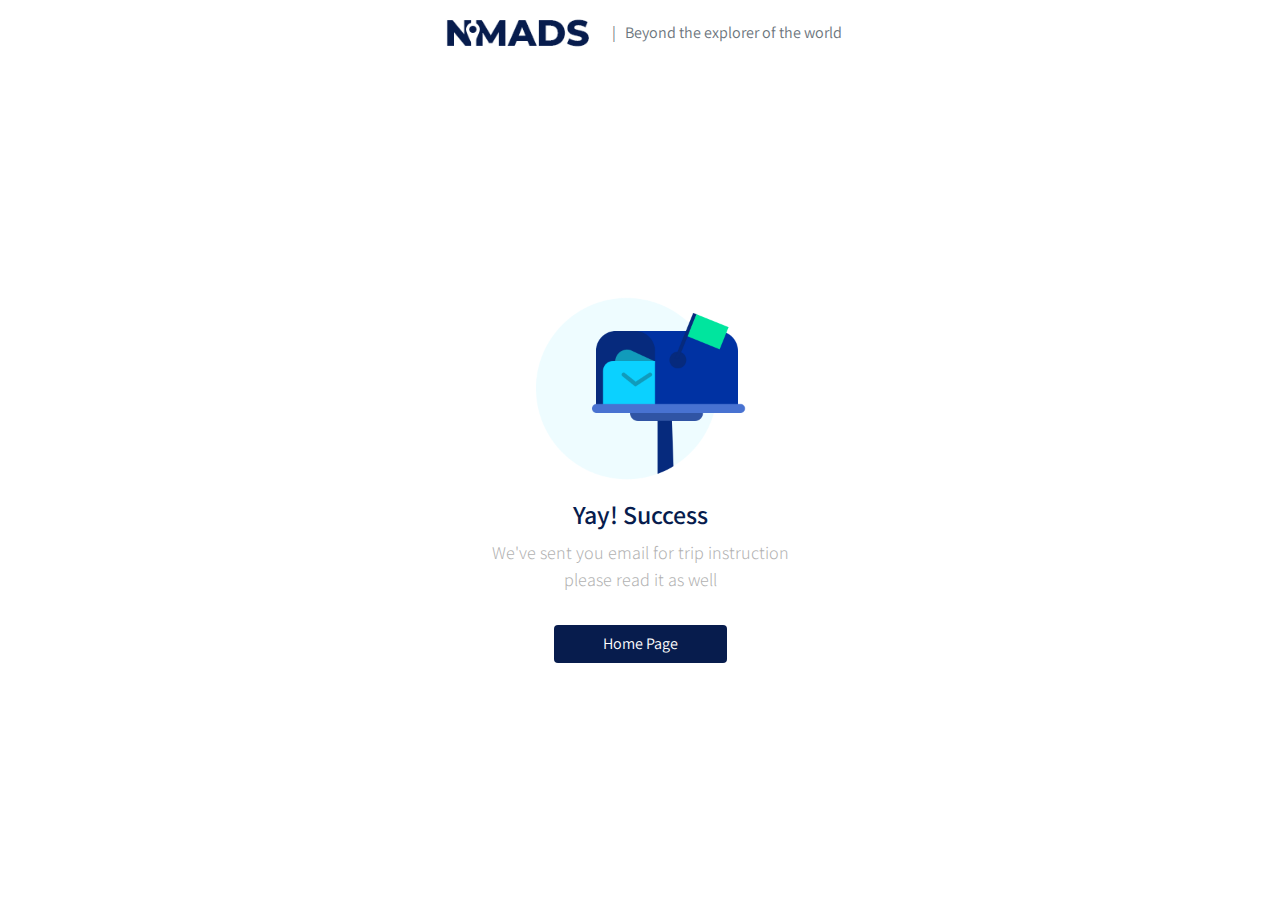
<file: success.html>
<!DOCTYPE html>
<html lang="en">
<head>
    <meta charset="UTF-8">
    <meta name="viewport" content="width=device-width, initial-scale=1.0">
    <title>Document</title>
    <link rel="stylesheet" href="frontend/libraries/bootstrap/css/bootstrap.css"/>
    <link rel="stylesheet" href="frontend/libraries/xzoom/xzoom.css">
    <link rel="stylesheet" href="frontend/libraries/gijgo/css/gijgo.min.css">

    <link 
    href="https://fonts.googleapis.com/css?family=Assistant:200,300,400,600,700,800|
    Playfair+Display:400,400i,500,500i,600,600i,700,700i,800,800i,900,900i&display=swap" 
    rel="stylesheet">


    <link rel="stylesheet" href="frontend/styles/main.css"/>

</head>

<body>
    <!-- navbar -->
    <div class="container">
        <nav class="row navbar navbar-expand-lg navbar-light bg-white">
            <div class="navbar-nav ml-auto mr-auto mr-sm-auto mr-lg-0 mr-md-auto">
                <a href="index.html" class="navbar-brand">
                    <img src="frontend/images/logo.png" alt="">
                </a>
            </div>
            <ul class="navbar-nav mr-auto d-none d-lg-block">
                <li>
                    <span class="text-muted">
                        | &nbsp; Beyond the explorer of the world
                    </span>
                </li>
            </ul>

        </nav>

    </div>


    <main>

        <div class="section-success d-flex align-items-center">
            <div class="col text-center">
                <img src="frontend/images/ic_mail.png" alt="">
                <h1>Yay! Success</h1>
                <p>We've sent you email for trip instruction
                    <br/> 
                    please read it as well
                </p>
                <a href="index.html" class="btn btn-home-page mt-3 px-5">
                    Home Page
                </a>
                
            </div>
        </div>
    </main>
 
    


    <script src="frontend/libraries/jquery/jquery-3.4.1.min.js"></script>
    <script src="frontend/libraries/bootstrap/js/bootstrap.js"></script>
    <script src="frontend/libraries/retina/retina.min.js"></script>
    <script src="frontend/libraries/xzoom/xzoom.min.js"></script>
    <script src="frontend/libraries/gijgo/js/gijgo.min.js"></script>
    <script>
        $(document).ready(function() {
            $('.xzoom, .xzoom.gallery').xzoom({
                zoomWidth: 500,
                title:false,
                tint:'#333',
                Xoffset: 15
            });

            $('.datepicker').datepicker({
                uiLibrary: 'bootstrap4',
                icons : {
                    rightIcon: '<img src="frontend/images/ic_doe.png"/>'
                }
            })
        });
    </script>
    
</body>
</html>
</file>
<file: frontend/styles/main.css>
body {
  background-color: #ffff;
  font-family: 'Assistant', sans-serif;
  color: #071c4d;
}

.navbar-brand img {
  max-height: 40px;
}

.navbar-light .navbar-nav .nav-link {
  color: #071c4d;
}

.navbar-light .navbar-nav .nav-link.active {
  font-weight: bold;
  color: #071c4d !important;
}

.btn-navbar-right {
  margin-top: -10px !important;
  margin-bottom: -8px !important;
  margin-right: -18px !important;
  height: 70px;
  border-radius: 0;
}

.btn-login {
  background-color: #071c4d;
  color: #ffffff;
}

.btn-login:hover {
  background-color: #1e3771;
  color: #ffffff;
}

header {
  padding: 180px 0 165px;
  margin-top: -70px;
  background-image: url("../images/header.jpg");
  background-size: cover;
}

header h1, header p {
  color: #fff;
}

header h1 {
  font-family: 'Playfair Display' serif;
  font-weight: bold;
  font-size: 50px;
}

header p {
  font-size: 22px;
}

header .btn-get-started {
  background-color: #FF9E53;
  color: #FFF;
}

header .btn-get-started:hover {
  background-color: #FFAA69;
  color: #FFF;
}

.section-stats {
  margin-top: -50px;
}

.section-stats .stats-detail {
  padding-top: 15px;
  background-color: #fff;
  padding-left: 40px;
}

.section-stats h2 {
  font-size: 30px;
  margin-bottom: 0;
}

.section-stats p {
  font-size: 20px;
  font-weight: lighter;
}

.section-popular {
  min-height: 540px;
  background-color: #051334;
  margin-top: -50px;
  margin-bottom: -230px;
}

.section-popular .section-popular-heading {
  margin-top: 150px;
}

.section-popular .section-popular-heading h2, .section-popular .section-popular-heading p {
  color: #fff;
}

.section-popular .section-popular-heading h2 {
  font-family: 'Playfair Display' serif;
  font-weight: bold;
  font-size: 40px;
}

.section-popular .section-popular-heading p {
  font-size: 18px;
}

.section-popular-content .section-popular-travel .card-travel {
  min-height: 380px;
  background-color: #ddd;
  color: #fff;
  padding: 30px;
  background-size: cover;
  margin-bottom: 20px;
}

.section-popular-content .section-popular-travel .travel-country {
  font-size: 18px;
  color: #fff;
}

.section-popular-content .travel-location {
  font-size: 26px;
  color: #fff;
}

.section-popular-content .travel-button .btn-travel-details {
  background-color: #FF9E53;
  color: #fff;
}

.section-popular-content .travel-button .btn-travel-details:hover {
  background-color: #FFAE6F;
  color: #fff;
}

.section-networks {
  background-color: #fff;
  margin-top: -170px;
  padding-top: 240px;
  padding-bottom: 50px;
}

.section-networks h2 {
  font-family: 'Playfrair Display' , serif;
  font-weight: bold;
  font-size: 40px;
}

.section-networks p {
  font-size: 18px;
}

.section-networks img {
  max-width: 100%;
}

.section-testimonial-heading {
  background: -webkit-gradient(linear, left top, left bottom, from(#fff), to(#f7f9ff));
  background: linear-gradient(#fff 0%, #f7f9ff 100%);
  padding-top: 50px;
  min-height: 506px;
}

.section-testimonial-heading h2 {
  font-family: "Playfair Display", serif;
  font-weight: bold;
  font-size: 40px;
}

.section-testimonial-heading p {
  font-size: 18px;
}

.section-testimonial-content {
  margin-top: -300px;
  padding-bottom: 50px;
}

.section-testimonial-content .card-testimonial {
  padding: 40px 20px 10px;
  border-radius: 11px;
  margin-bottom: 20px;
}

.section-testimonial-content .card-testimonial .testimonial-content {
  min-height: 380px;
}

.section-testimonial-content .card-testimonial h3 {
  font-size: 22px;
}

.section-testimonial-content .card-testimonial .testimonial {
  font-weight: 200;
  font-size: 26px;
  color: #6e6e6e;
  min-height: 160px;
}

.section-testimonial-content .card-testimonial .trip-to {
  font-weight: normal;
  font-size: 22px;
  color: #6e6e6e;
}

.section-testimonial-content .card-testimonial hr {
  margin-left: -20px;
  margin-right: -20px;
}

.section-testimonial-content .btn-get-started {
  background-color: #FF9E53;
  color: #FFF;
}

.section-testimonial-content .btn-get-started:hover {
  background-color: #FFAA69;
  color: #FFF;
}

.section-testimonial-content .btn-need-help {
  background-color: #F2f2f2;
  color: #c3c3c3;
}

.section-testimonial-content .btn-need-help:hover {
  background-color: #fafafa;
  color: #c3c3c3;
}

.section-footer a {
  color: #071c4d;
}

.section-details-header {
  min-height: 310px;
  background: #e4e6eb;
  margin-top: -70px;
}

.section-details-content {
  margin-top: -210px;
  min-height: 100vh;
}

.section-details-content .breadcrumb {
  background-color: transparent;
  padding: 0;
  margin-bottom: 30px;
}

.section-details-content .breadcrumb-item.active {
  font-weight: bold;
  color: #071c4d;
}

.section-details-content .card-details {
  padding: 30px;
  border-radius: 11px;
}

.section-details-content .card-details h1 {
  font-size: 26px;
}

.section-details-content .card-details h2 {
  font-size: 20px;
}

.section-details-content .card-details p {
  font-size: 18px;
  color: #b1b1b1;
}

.section-details-content .card-details h3 {
  font-weight: 300;
  font-size: 18px;
  color: #071c4d;
}

.section-details-content .card-details .trip-informations th {
  font-weight: 300;
  font-size: 18px;
  color: #071c4d;
}

.section-details-content .card-details .trip-informations td {
  font-weight: 300;
  font-size: 18px;
  color: #b1b1b1;
}

.section-details-content .card-details .trip-informations .text-blue {
  color: #071c4d;
  font-weight: bold;
}

.section-details-content .card-details .trip-informations .text-orange {
  color: #FF9E53;
  font-weight: bold;
}

.section-details-content .card-details .payment-instructions {
  font-weight: 300;
  font-size: 14px;
  color: #b1b1b1;
}

.section-details-content .card-details .bank .bank-item h3 {
  font-size: 18px;
  color: #071c4d;
  margin-bottom: 0;
}

.section-details-content .card-details .bank .bank-item p {
  margin-bottom: 0;
}

.section-details-content .card-details .bank .bank-item .description {
  margin-left: 10px;
  overflow: hidden;
  float: left;
}

.section-details-content .card-details .bank .bank-item .description p {
  font-weight: normal;
  font-size: 16px;
  color: #071c4d;
}

.section-details-content .card-details .bank .bank-image {
  width: 45px;
  height: 45px;
  float: left;
}

.section-details-content .card-details .disclaimer {
  font-weight: 300;
  font-size: 14px;
  color: #b1b1b1;
}

.section-details-content .card-details .gj-datepicker .datepicker {
  border-right: 0;
}

.section-details-content .card-details .gj-datepicker .input-group-append .btn {
  padding-right: 30px;
}

.section-details-content .card-details .btn-add-now {
  background-color: #071c4d;
  color: #fff;
}

.section-details-content .card-details .btn-add-now.hover {
  background-color: #1b3b86;
  color: #fff;
}

.section-details-content .card-right {
  border-bottom-left-radius: 0;
  border-bottom-right-radius: 0;
  border-bottom: 0;
}

.section-details-content .features {
  margin-top: 20px;
}

.section-details-content .features h3 {
  font-size: 18px;
  color: #071c4d;
  margin-bottom: 0;
}

.section-details-content .features p {
  margin-bottom: 0;
}

.section-details-content .features .description {
  margin-left: 10px;
  overflow: hidden;
  float: left;
}

.section-details-content .features .features-image {
  width: 45px;
  height: 45px;
  float: left;
}

.section-details-content .gallery .xzoom-container {
  display: block;
}

.section-details-content .gallery .xzoom-container .xzoom {
  width: 100%;
  -webkit-box-shadow: none;
          box-shadow: none;
  margin-bottom: 10px;
}

.section-details-content .gallery .xzoom-container .xactive {
  border: 4px solid #1abc9c;
  -webkit-box-shadow: none;
          box-shadow: none;
}

.section-details-content .member .member-image {
  width: 40px;
  height: 40px;
}

.section-details-content .join-container {
  margin-top: -16px;
}

.section-details-content .btn-join-now {
  background-color: #FF9E53;
  color: #fff;
  border-radius: 0;
}

.section-details-content .btn-join-now:hover {
  background-color: #FFAA69;
  color: #fff;
  border-radius: 0;
}

.section-success {
  height: 90vh;
}

.section-success h1 {
  font-weight: 600;
  font-size: 26px;
  color: #071c4d;
}

.section-success p {
  font-weight: 300;
  font-size: 18px;
  color: #b1b1b1;
}

.section-success .btn-home-page {
  border-radius: 4px;
  background-color: #071c4d;
  color: #fff;
}

.section-success .btn-home-page:hover {
  background-color: #2a488e;
  color: #fff;
}

@media (min-width: 992px) {
  .login-container {
    background: -webkit-gradient(linear, left top, right top, color-stop(60%, #ffffff), color-stop(40%, #E4E6EB));
    background: linear-gradient(90deg, #ffffff 60%, #E4E6EB 40%);
    width: 100vw;
    height: 100vh;
  }
}

.page-login {
  height: 100vh;
}

.page-login .btn-login {
  background-color: #FF9E53;
  color: #fff;
}

.page-login .btn-login:hover {
  color: #fff;
}

.page-login .section-left .h1 {
  font-family: "Playfair Display";
  font-weight: 900;
  font-size: 50px;
  text-align: left;
  color: #071c4d;
}

.page-login .section-right a {
  font-family: Assistant;
  font-weight: 300;
  text-decoration: underline;
  font-size: 16px;
  text-align: center;
  color: #c0c3cc;
}
/*# sourceMappingURL=main.css.map */
</file>
<file: frontend/libraries/xzoom/xzoom.css>
/* Compatibility styles for frameworks like bootstrap, foundation e.t.c */
.xzoom-source img, .xzoom-preview img, .xzoom-lens img {
  display: block;
  max-width: none;
  max-height: none;
  -webkit-transition: none;
  -moz-transition: none;
  -o-transition: none;
  transition: none;
}
/* --------------- */

/* xZoom Styles below */
.xzoom-container { 
  display: inline-block;
}

.xzoom-thumbs {
  text-align: center;
  margin-bottom: 10px;
}

.xzoom { 
  -webkit-box-shadow: 0px 0px 5px 0px rgba(0,0,0,0.5);
  -moz-box-shadow: 0px 0px 5px 0px rgba(0,0,0,0.5);
  box-shadow: 0px 0px 5px 0px rgba(0,0,0,0.5);  
}
.xzoom2, .xzoom3, .xzoom4, .xzoom5 {
  -webkit-box-shadow: 0px 0px 5px 0px rgba(0,0,0,0.5);
  -moz-box-shadow: 0px 0px 5px 0px rgba(0,0,0,0.5);
  box-shadow: 0px 0px 5px 0px rgba(0,0,0,0.5);
}

/* Thumbs */
.xzoom-gallery, .xzoom-gallery2, .xzoom-gallery3, .xzoom-gallery4, .xzoom-gallery5 {
  border: 1px solid #cecece;
  margin-left: 5px;
  margin-bottom: 10px;
}

.xzoom-source, .xzoom-hidden {
  display: block;
  position: static;
  float: none;
  clear: both;
}

/* Everything out of border is hidden */
.xzoom-hidden {
  overflow: hidden;
}

/* Preview */
.xzoom-preview {
  border: 1px solid #888;
  background: #2f4f4f;
  box-shadow: -0px -0px 10px rgba(0,0,0,0.50);
}

/* Lens */
.xzoom-lens {
  border: 1px solid #555;
  box-shadow: -0px -0px 10px rgba(0,0,0,0.50);
  cursor: crosshair;
}

/* Loading */
.xzoom-loading {
  background-position: center center;
  background-repeat: no-repeat;
  border-radius: 100%;
  opacity: .7;
  background: url(../images/xloading.gif);
  width: 48px;
  height: 48px;
}

/* Additional class that applied to thumb when it is active */
.xactive {
  -webkit-box-shadow: 0px 0px 3px 0px rgba(74,169,210,1);
  -moz-box-shadow: 0px 0px 3px 0px rgba(74,169,210,1);
  box-shadow: 0px 0px 3px 0px rgba(74,169,210,1); 
  border: 1px solid #4aaad2;
}

/* Caption */
.xzoom-caption {
  position: absolute;
  bottom: -43px;
  left: 0;
  background: #000;
  width: 100%;
  text-align: left;
}

.xzoom-caption span {
  color: #fff;
  font-family: Arial, sans-serif;
  display: block;
  font-size: 0.75em;
  font-weight: bold;
  padding: 10px;
}
</file>
<file: frontend/libraries/gijgo/css/gijgo.min.css>
.gj-button-md,.gj-text-align-center{text-align:center}.gj-button-md,.gj-modal{overflow:hidden;outline:0}.gj-button-md,.gj-button-md-group{position:relative;vertical-align:middle}.gj-button,.gj-button-md,.gj-cursor-pointer{cursor:pointer}.gj-button{background-color:#f5f5f5;border:1px solid #ddd;color:#000;border-radius:3px;padding:6px 10px}.gj-unselectable{-webkit-touch-callout:none;-webkit-user-select:none;-khtml-user-select:none;-moz-user-select:none;-ms-user-select:none;user-select:none}.gj-row{display:-webkit-box;display:-ms-flexbox;display:flex;-ms-flex-wrap:wrap;flex-wrap:wrap}.gj-margin-left-5{margin-left:5px}.gj-margin-left-10{margin-left:10px}.gj-width-full{width:100%}.gj-font-size-16{font-size:16px}.gj-hidden{display:none}.gj-button-md{background:0 0;border:none;border-radius:2px;color:rgba(0,0,0,.87);height:36px;margin:0;min-width:64px;padding:0 16px;display:inline-block;font-family:Roboto,Helvetica,Arial,sans-serif;font-size:1rem;font-weight:500;text-transform:uppercase;letter-spacing:0;will-change:box-shadow;transition:box-shadow .2s cubic-bezier(.4,0,1,1),background-color .2s cubic-bezier(.4,0,.2,1),color .2s cubic-bezier(.4,0,.2,1);text-decoration:none;line-height:36px;-webkit-user-select:none;-moz-user-select:none;-ms-user-select:none;user-select:none}.gj-button-md:hover{background-color:rgba(158,158,158,.2)}.gj-button-md:disabled{color:rgba(0,0,0,.26);background:0 0}.gj-button-md .gj-icon,.gj-button-md .material-icons{vertical-align:middle}.gj-button-md.gj-button-md-icon{width:24px;height:31px;min-width:24px;padding:0;display:table}ul.gj-list-bootstrap li [data-role=image],ul.gj-list-md li [data-role=checkbox],ul.gj-list-md li [data-role=image]{height:24px;width:24px}.gj-button-md.gj-button-md-icon .gj-icon,.gj-button-md.gj-button-md-icon .material-icons{display:table-cell;margin-right:0;width:24px;height:24px}.gj-button-md.active{background-color:rgba(158,158,158,.4)}.gj-button-md-group{display:inline-block}.gj-textbox-md{border:none;border-bottom:1px solid rgba(0,0,0,.42);display:block;font-family:Helvetica,Arial,sans-serif;font-size:16px;line-height:16px;padding:4px 0;margin:0;width:100%;background:0 0;text-align:left;color:rgba(0,0,0,.87)}.gj-textbox-md:active,.gj-textbox-md:focus{border-bottom:2px solid rgba(0,0,0,.42);outline:0}.gj-textbox-md::placeholder{color:#8e8e8e}.gj-textbox-md:-ms-input-placeholder{color:#8e8e8e}.gj-textbox-md::-ms-input-placeholder{color:#8e8e8e}.gj-md-spacer-24{min-width:24px;width:24px;display:inline-block}.gj-md-spacer-32{min-width:32px;width:32px;display:inline-block}.gj-modal{position:fixed;top:0;right:0;bottom:0;left:0;z-index:1203;display:none;-webkit-overflow-scrolling:touch;background-color:rgba(0,0,0,.54118);transition:.2s ease opacity;will-change:opacity}ul.gj-list li [data-role=wrapper]{display:table;width:100%}ul.gj-list li [data-role=checkbox],ul.gj-list li [data-role=image]{display:table-cell;vertical-align:middle;text-align:center}ul.gj-list li [data-role=display]{display:table-cell;vertical-align:middle;cursor:pointer}ul.gj-list li [data-role=display]:empty:before{content:"\200b"}ul.gj-list-bootstrap{padding-left:0;margin-bottom:0}ul.gj-list-bootstrap li{padding:0}ul.gj-list-bootstrap li [data-role=wrapper]{padding:0 10px}ul.gj-list-bootstrap li [data-role=checkbox]{width:24px;padding:3px}ul.gj-list-bootstrap li [data-role=display]{padding:8px 0 8px 4px}.list-group-item.active ul li,.list-group-item.active:focus ul li,.list-group-item.active:hover ul li{text-shadow:none;color:initial}ul.gj-list-md{padding:0;list-style:none;line-height:24px;letter-spacing:0;color:#616161}.gj-picker-md,ul.gj-list-md li{font-family:Roboto,Helvetica,Arial,sans-serif;font-size:16px;font-weight:400;letter-spacing:.04em;line-height:1}ul.gj-list-md li{display:list-item;list-style-type:none;padding:0;min-height:unset;box-sizing:border-box;align-items:center;cursor:default;overflow:hidden;-webkit-flex-direction:row;-ms-flex-direction:row;flex-direction:row;-webkit-flex-wrap:nowrap;-ms-flex-wrap:nowrap;flex-wrap:nowrap}ul.gj-list-md li [data-role=display]{padding:8px 0 8px 5px;order:0;flex-grow:2;text-decoration:none;box-sizing:border-box;align-items:center;text-align:left;color:rgba(0,0,0,.87)}ul.gj-list-md li.disabled>[data-role=wrapper]>[data-role=display]{color:#9E9E9E}.gj-list-md-active{background:#e0e0e0;color:#3f51b5}.gj-picker{position:absolute;z-index:1203;background-color:#fff}.gj-picker .selected{color:#fff}.gj-picker-md{color:rgba(0,0,0,.87);border:1px solid #E0E0E0}.gj-modal .gj-picker-md{border:0}.gj-picker-md [role=header]{color:rgba(255,255,255,.54);display:flex;background:#2196f3;align-items:baseline;user-select:none;justify-content:center}.gj-picker-md [role=footer]{float:right;padding:10px}.gj-picker-md [role=footer] button.gj-button-md{color:#2196f3;font-weight:700;font-size:13px}.gj-picker-bootstrap{border:1px solid #E0E0E0}.gj-picker-bootstrap .selected{color:#888}.gj-picker-bootstrap [role=header]{background:#eee;color:#AAA}@font-face{font-family:gijgo-material;src:url(../fonts/gijgo-material.eot?235541);src:url(../fonts/gijgo-material.eot?235541#iefix) format('embedded-opentype'),url(../fonts/gijgo-material.ttf?235541) format('truetype'),url(../fonts/gijgo-material.woff?235541) format('woff'),url(../fonts/gijgo-material.svg?235541#gijgo-material) format('svg');font-weight:400;font-style:normal}.gj-icon{font-family:gijgo-material!important;font-size:24px;speak:none;font-style:normal;font-weight:400;font-variant:normal;text-transform:none;line-height:1;letter-spacing:0;-webkit-font-feature-settings:"liga";-moz-font-feature-settings:"liga=1";-moz-font-feature-settings:"liga";-ms-font-feature-settings:"liga" 1;font-feature-settings:"liga";-webkit-font-variant-ligatures:discretionary-ligatures;font-variant-ligatures:discretionary-ligatures;-webkit-font-smoothing:antialiased;-moz-osx-font-smoothing:grayscale}.gj-icon.undo:before{content:"\e900"}.gj-icon.vertical-align-top:before{content:"\e901"}.gj-icon.vertical-align-center:before{content:"\e902"}.gj-icon.vertical-align-bottom:before{content:"\e903"}.gj-icon.arrow-dropup:before{content:"\e904"}.gj-icon.clock:before{content:"\e905"}.gj-icon.refresh:before{content:"\e906"}.gj-icon.last-page:before{content:"\e907"}.gj-icon.first-page:before{content:"\e908"}.gj-icon.cancel:before{content:"\e909"}.gj-icon.clear:before{content:"\e90a"}.gj-icon.check-circle:before{content:"\e90b"}.gj-icon.delete:before{content:"\e90c"}.gj-icon.arrow-upward:before{content:"\e90d"}.gj-icon.arrow-forward:before{content:"\e90e"}.gj-icon.arrow-downward:before{content:"\e90f"}.gj-icon.arrow-back:before{content:"\e910"}.gj-icon.list-numbered:before{content:"\e911"}.gj-icon.list-bulleted:before{content:"\e912"}.gj-icon.indent-increase:before{content:"\e913"}.gj-icon.indent-decrease:before{content:"\e914"}.gj-icon.redo:before{content:"\e915"}.gj-icon.align-right:before{content:"\e916"}.gj-icon.align-left:before{content:"\e917"}.gj-icon.align-justify:before{content:"\e918"}.gj-icon.align-center:before{content:"\e919"}.gj-icon.strikethrough:before{content:"\e91a"}.gj-icon.italic:before{content:"\e91b"}.gj-icon.underlined:before{content:"\e91c"}.gj-icon.bold:before{content:"\e91d"}.gj-icon.arrow-dropdown:before{content:"\e91e"}.gj-icon.done:before{content:"\e91f"}.gj-icon.pencil:before{content:"\e920"}.gj-icon.minus:before{content:"\e921"}.gj-icon.plus:before{content:"\e922"}.gj-icon.chevron-up:before{content:"\e923"}.gj-icon.chevron-right:before{content:"\e924"}.gj-icon.chevron-down:before{content:"\e925"}.gj-icon.chevron-left:before{content:"\e926"}.gj-icon.event:before{content:"\e927"}.gj-draggable{cursor:move}.gj-resizable-handle{position:absolute;font-size:.1px;display:block;-ms-touch-action:none;touch-action:none;z-index:1203}.gj-dialog-bootstrap [data-role=title],.gj-dialog-bootstrap4 [data-role=title]{display:inline}.gj-dialog-bootstrap,.gj-dialog-bootstrap4,.gj-dialog-md{z-index:1202;overflow:hidden}.gj-resizable-n{cursor:n-resize;height:7px;width:100%;top:-5px;left:0}.gj-resizable-e{cursor:e-resize;width:7px;right:-5px;top:0;height:100%}.gj-resizable-s{cursor:s-resize;height:7px;width:100%;bottom:-5px;left:0}.gj-resizable-w{cursor:w-resize;width:7px;left:-5px;top:0;height:100%}.gj-resizable-se{cursor:se-resize;width:12px;height:12px;right:1px;bottom:1px}.gj-resizable-sw{cursor:sw-resize;width:9px;height:9px;left:-5px;bottom:-5px}.gj-resizable-nw{cursor:nw-resize;width:9px;height:9px;left:-5px;top:-5px}.gj-resizable-ne{cursor:ne-resize;width:9px;height:9px;right:-5px;top:-5px}.gj-dialog-footer{position:absolute;bottom:0;width:100%;margin-top:0}.gj-dialog-scrollable [data-role=body]{overflow-x:hidden;overflow-y:scroll}.gj-dialog-bootstrap [data-role=close]{line-height:1.42857143}.gj-dialog-bootstrap4 [data-role=close]{line-height:1.5}.gj-dialog-md{background-color:#FFF;border:none;box-shadow:0 11px 15px -7px rgba(0,0,0,.2),0 24px 38px 3px rgba(0,0,0,.14),0 9px 46px 8px rgba(0,0,0,.12);box-sizing:border-box;position:relative;display:-webkit-box;display:-webkit-flex;display:-ms-flexbox;display:flex;-webkit-box-orient:vertical;-webkit-box-direction:normal;-webkit-flex-direction:column;-ms-flex-direction:column;flex-direction:column;-webkit-background-clip:padding-box;background-clip:padding-box;outline:0}.gj-dialog-md-header{padding:24px 24px 0;font-family:Roboto,Helvetica,Arial,sans-serif}.gj-dialog-md-title{margin:0;font-weight:400;display:inline;line-height:28px;font-size:20px}.gj-dialog-md-close{-webkit-appearance:none;padding:0;cursor:pointer;background:0 0;border:0;float:right;line-height:28px;font-size:28px}.gj-dialog-md-body{padding:20px 24px 24px;color:rgba(0,0,0,.54);font-family:Helvetica,Arial,sans-serif;font-size:14px;font-weight:400;line-height:20px}.gj-dialog-md-footer{padding:8px 8px 8px 24px;display:-webkit-flex;display:-ms-flexbox;display:flex;-webkit-flex-direction:row-reverse;-ms-flex-direction:row-reverse;flex-direction:row-reverse;-webkit-flex-wrap:wrap;-ms-flex-wrap:wrap;flex-wrap:wrap;box-sizing:border-box}.gj-dialog-md-footer>:first-child{margin-right:0}.gj-dialog-md-footer>*{margin-right:8px;height:36px}DIV.gj-grid-wrapper{margin:auto;position:relative;clear:both;z-index:1}TABLE.gj-grid{margin:auto;border-collapse:collapse;width:100%;table-layout:fixed}TABLE.gj-grid THEAD TH [data-role=selectAll]{margin:auto}table.gj-grid-bootstrap thead th [data-role=sorticon],table.gj-grid-md thead th [data-role=sorticon]{margin-left:5px}TABLE.gj-grid THEAD TH [data-role=title],TABLE.gj-grid THEAD TH [data-role=sorticon]{display:inline-block}TABLE.gj-grid THEAD TH{overflow:hidden;text-overflow:ellipsis}TABLE.gj-grid.autogrow-header-row THEAD TH{overflow:auto;text-overflow:initial;white-space:pre-wrap;-ms-word-break:break-word;word-break:break-word}TABLE.gj-grid>tbody>tr>td{overflow:hidden;position:relative}table.gj-grid tbody div[data-role=display]{vertical-align:middle;text-indent:0;white-space:pre-wrap;-ms-word-break:break-word;word-break:break-word}table.gj-grid.fixed-body-rows tbody div[data-role=display]{overflow:hidden;text-overflow:ellipsis;white-space:nowrap;-ms-word-break:initial;word-break:initial}table.gj-grid tfoot DIV[data-role=display]{vertical-align:middle;text-indent:0;display:flex}TABLE.gj-grid .fa{padding:2px}TABLE.gj-grid>tbody>tr>td>div{padding:2px;overflow:hidden}DIV.gj-grid-wrapper DIV.gj-grid-loading-cover{background:#BBB;opacity:.5;position:absolute;vertical-align:middle}DIV.gj-grid-wrapper DIV.gj-grid-loading-text{position:absolute;font-weight:700}table.gj-grid-bootstrap thead th{background-color:#f5f5f5;vertical-align:middle}table.gj-grid-bootstrap thead th [data-role=sorticon] i.gj-icon,table.gj-grid-bootstrap thead th [data-role=sorticon] i.material-icons{position:absolute;font-size:20px;top:15px}table.gj-grid-bootstrap tbody tr td div[data-role=display]{padding:0}.gj-grid-bootstrap-4 .gj-checkbox-bootstrap{display:inline-block;padding-top:2px}.gj-grid-bootstrap-4 tbody tr.active{background-color:rgba(0,0,0,.075)}.gj-grid-md{position:relative;border:1px solid #e0e0e0;border-collapse:collapse;white-space:nowrap;font-size:13px;font-family:Roboto,Helvetica,Arial,sans-serif;background-color:#fff}.gj-grid-md td:first-of-type,.gj-grid-md th:first-of-type{padding-left:24px}.gj-grid-md td,.gj-grid-md th{padding:12px 18px;position:relative;box-sizing:border-box}.gj-grid-md th{vertical-align:bottom;font-weight:700;line-height:31px;letter-spacing:0;height:56px;font-size:12px;color:rgba(0,0,0,.54);text-align:right}.gj-grid-md td{height:48px;border-top:1px solid #e0e0e0;border-bottom:1px solid #e0e0e0;text-align:left;color:rgba(0,0,0,.87)}.gj-grid-bootstrap tbody tr.gj-grid-top-border td,.gj-grid-md tbody tr.gj-grid-top-border td{border-top:2px solid #777}.gj-grid-bootstrap tbody tr.gj-grid-bottom-border td,.gj-grid-md tbody tr.gj-grid-bottom-border td{border-bottom:2px solid #777}.gj-grid-md tbody tr{position:relative;height:48px;transition-duration:.28s;transition-timing-function:cubic-bezier(.4,0,.2,1);transition-property:background-color}.gj-grid-md tbody tr:hover{background-color:#EEE}.gj-grid-md tbody tr.gj-grid-md-select{background-color:#F5F5F5}table.gj-grid-md thead th [data-role=sorticon] i.gj-icon,table.gj-grid-md thead th [data-role=sorticon] i.material-icons{position:absolute;font-size:16px;top:19px}table.gj-grid-md thead th.gj-grid-select-all{padding-bottom:3px}@media only all{td.display-1120,td.display-320,td.display-480,td.display-640,td.display-800,td.display-960,th.display-1120,th.display-320,th.display-480,th.display-640,th.display-800,th.display-960{display:none}}@media screen and (min-width:20em){TABLE.gj-grid-bootstrap td.display-320,TABLE.gj-grid-bootstrap th.display-320{display:table-cell}}@media screen and (min-width:30em){TABLE.gj-grid-bootstrap td.display-480,TABLE.gj-grid-bootstrap th.display-480{display:table-cell}}@media screen and (min-width:40em){TABLE.gj-grid-bootstrap td.display-640,TABLE.gj-grid-bootstrap th.display-640{display:table-cell}}@media screen and (min-width:50em){TABLE.gj-grid-bootstrap td.display-800,TABLE.gj-grid-bootstrap th.display-800{display:table-cell}}@media screen and (min-width:60em){TABLE.gj-grid-bootstrap td.display-960,TABLE.gj-grid-bootstrap th.display-960{display:table-cell}}@media screen and (min-width:70em){TABLE.gj-grid-bootstrap td.display-1120,TABLE.gj-grid-bootstrap th.display-1120{display:table-cell}}.gj-grid-md tfoot tr th{padding-right:14px}.gj-grid-md tfoot tr[data-role=pager] .gj-grid-mdl-pager-label{padding-left:5px;padding-right:5px}.gj-grid-md tfoot tr[data-role=pager] .gj-dropdown-md{margin-left:12px}.gj-grid-md tfoot tr[data-role=pager] .gj-dropdown-md [role=presenter]{font-size:12px;font-weight:700;color:rgba(0,0,0,.54)}.gj-grid-md tfoot tr[data-role=pager] .gj-dropdown-md [role=presenter] [role=display]{text-align:right}.gj-grid-md tfoot tr[data-role=pager] .gj-grid-md-limit-select{margin-left:10px;font-size:12px;font-weight:700;color:rgba(0,0,0,.54)}.gj-grid-bootstrap tfoot tr[data-role=pager] th{line-height:30px;background-color:#f5f5f5}.gj-grid-bootstrap tfoot tr[data-role=pager] th>div>button,.gj-grid-bootstrap tfoot tr[data-role=pager] th>div>div{margin-right:5px}.gj-grid-bootstrap-4 tfoot tr[data-role=pager] th>div button{height:34px}.gj-grid-bootstrap-4 tfoot tr[data-role=pager] th div .gj-dropdown-bootstrap-4 .gj-dropdown-expander-mi .gj-icon{top:5px}.gj-grid-bootstrap-3 tfoot tr[data-role=pager] th>div>input{margin-right:5px;width:40px;text-align:right;display:inline-block;font-weight:700}.gj-grid-bootstrap-4 tfoot tr[data-role=pager] th>div>div.input-group{width:40px}.gj-grid-bootstrap-4 tfoot tr[data-role=pager] th>div>div.input-group input{text-align:right;font-weight:700;height:34px;padding-top:2px;padding-bottom:6px}.gj-grid-bootstrap tfoot tr[data-role=pager] th>div>select{display:inline-block;margin-right:5px;width:60px}.gj-grid-bootstrap tfoot tr[data-role=pager] th .gj-dropdown-bootstrap .gj-list-bootstrap [data-role=display]{line-height:14px}.gj-grid-bootstrap tfoot tr[data-role=pager] th .gj-dropdown-bootstrap [role=presenter] [role=display]{font-weight:700}.gj-grid-bootstrap tfoot tr[data-role=pager] th .gj-dropdown-bootstrap-3 [role=presenter]{padding:2px 8px}.gj-grid-bootstrap tfoot tr[data-role=pager] th .gj-dropdown-bootstrap-4 [role=presenter]{padding:1px 8px}.gj-grid thead tr th div.gj-grid-column-resizer-wrapper{position:relative;width:100%;height:0;top:0;left:0;padding:0}span.gj-grid-column-resizer{position:absolute;right:0;width:10px;top:-100px;height:300px;z-index:1203;cursor:e-resize}.gj-grid-resize-cursor{cursor:e-resize}.gj-grid-md tbody tr td.gj-grid-left-border,.gj-grid-md thead tr th.gj-grid-left-border{border-left:3px solid #777}.gj-grid-md tbody tr td.gj-grid-right-border,.gj-grid-md thead tr th.gj-grid-right-border{border-right:3px solid #777}.gj-grid-bootstrap tbody tr td.gj-grid-left-border,.gj-grid-bootstrap thead tr th.gj-grid-left-border{border-left:5px solid #ddd}.gj-grid-bootstrap tbody tr td.gj-grid-right-border,.gj-grid-bootstrap thead tr th.gj-grid-right-border{border-right:5px solid #ddd}.gj-dirty{position:absolute;top:0;left:0;border-style:solid;border-width:3px;border-color:red transparent transparent red;padding:0;overflow:hidden;vertical-align:top}.gj-grid-md tbody tr td.gj-grid-management-column{padding:3px}.gj-grid-md tbody tr td[data-mode=edit]{padding:0 18px}.gj-grid-bootstrap tbody tr td[data-mode=edit],.gj-grid-bootstrap tbody tr td[data-mode=edit] [data-role=edit],.gj-grid-md tbody .gj-dropdown-md [role=presenter] [role=display]{padding:0}.gj-grid-bootstrap-3 tbody tr td.gj-grid-management-column{padding:3px}.gj-grid-bootstrap-3 tbody tr td[data-mode=edit]{height:38px}.gj-grid-bootstrap-3 tbody tr td[data-mode=edit] [data-role=edit] input[type=text]{height:37px;padding:8px}.gj-grid-bootstrap-3 tbody tr td[data-mode=edit] .gj-dropdown-bootstrap [role=presenter]{border:0;border-radius:0;height:37px;padding-left:8px}.gj-grid-bootstrap-3 tbody tr td[data-mode=edit] .gj-datepicker-bootstrap{height:37px}.gj-grid-bootstrap-3 tbody tr td[data-mode=edit] .gj-datepicker-bootstrap [role=input]{height:37px;border:0;border-radius:0}.gj-grid-bootstrap-3 tbody tr td[data-mode=edit] .gj-datepicker-bootstrap [role=right-icon]{border:0;border-radius:0}.gj-grid-bootstrap-3 tbody tr td[data-mode=edit] .gj-checkbox-bootstrap{display:inline-block;padding-top:10px;height:32px}.gj-grid-bootstrap-4 tbody tr td.gj-grid-management-column{padding:6px}.gj-grid-bootstrap-4 tbody tr td[data-mode=edit] [data-role=edit] input[type=text]{height:48px;padding-left:12px}.gj-grid-bootstrap-4 tbody tr td[data-mode=edit] .gj-dropdown-bootstrap [role=presenter]{border:0;border-radius:0;height:48px;padding-left:12px;font-family:-apple-system,system-ui,BlinkMacSystemFont,"Segoe UI",Roboto,"Helvetica Neue",Arial,sans-serif}.gj-grid-bootstrap-4 tbody tr td[data-mode=edit] .gj-dropdown-bootstrap-4 [role=expander].gj-dropdown-expander-mi .gj-icon,.gj-grid-bootstrap-4 tbody tr td[data-mode=edit] .gj-dropdown-bootstrap-4 [role=expander].gj-dropdown-expander-mi .material-icons{top:13px}.gj-grid-bootstrap-4 tbody tr td[data-mode=edit] .gj-datepicker-bootstrap{height:48px}.gj-grid-bootstrap-4 tbody tr td[data-mode=edit] .gj-datepicker-bootstrap [role=input]{height:48px;border:0;border-radius:0}.gj-grid-bootstrap-4 tbody tr td[data-mode=edit] .gj-datepicker-bootstrap [role=right-icon]{background-color:#fff}.gj-grid-bootstrap-4 tbody tr td[data-mode=edit] .gj-datepicker-bootstrap [role=right-icon] button{border:0;border-radius:0;width:43px;position:relative}.gj-grid-bootstrap-4 tbody tr td[data-mode=edit] .gj-datepicker-bootstrap [role=right-icon] .gj-icon,.gj-grid-bootstrap-4 tbody tr td[data-mode=edit] .gj-datepicker-bootstrap [role=right-icon] .material-icons{top:13px;left:10px;font-size:24px}.gj-grid-bootstrap-4 tbody tr td[data-mode=edit] .gj-checkbox-bootstrap{display:inline-block;padding-top:15px;height:42px}.gj-grid-md thead tr[data-role=filter] th{border-top:1px solid #e0e0e0}div.gj-grid-wrapper div.gj-grid-bootstrap-toolbar{background-color:#f5f5f5;padding:8px;font-weight:700;border:1px solid #ddd}div.gj-grid-wrapper div.gj-grid-bootstrap-4-toolbar{background-color:#f5f5f5;padding:12px;font-weight:700;border:1px solid #ddd}div.gj-grid-wrapper div.gj-grid-md-toolbar{font-weight:700;font-size:24px;font-family:Helvetica,Arial,sans-serif;background-color:#fff;border-top:1px solid #e0e0e0;border-left:1px solid #e0e0e0;border-right:1px solid #e0e0e0;border-bottom:0;border-collapse:collapse;padding:0 18px;line-height:56px}.gj-checkbox-bootstrap,.gj-checkbox-md{min-width:0;font-weight:400;text-align:center;position:relative}table.gj-grid-scrollable tbody{overflow-y:auto;overflow-x:hidden;display:block}table.gj-grid-md.gj-grid-scrollable{border-bottom:0}table.gj-grid-md.gj-grid-scrollable tbody{border-right:1px solid #e0e0e0;border-bottom:1px solid #e0e0e0}table.gj-grid-md.gj-grid-scrollable tfoot{border-bottom:1px solid #e0e0e0}table.gj-grid-bootstrap.gj-grid-scrollable{border-bottom:0}table.gj-grid-bootstrap.gj-grid-scrollable tbody{border-right:1px solid #ddd;border-bottom:1px solid #ddd}table.gj-grid-bootstrap.gj-grid-scrollable tbody tr[data-role=row]:first-child td{border-top:0}table.gj-grid-bootstrap.gj-grid-scrollable tbody tr[data-role=row] td:first-child{border-left:0}table.gj-grid-bootstrap.gj-grid-scrollable tbody tr[data-role=row] td:last-child{border-right:0}table.gj-grid-bootstrap.gj-grid-scrollable tfoot{border-bottom:1px solid #ddd}ul.gj-list li [data-role=spacer]{display:table-cell}ul.gj-list li [data-role=expander]{display:table-cell;vertical-align:middle;text-align:center;cursor:pointer}[data-type=tree] ul li [data-role=expander].gj-tree-font-awesome-expander,[data-type=tree] ul li [data-role=expander].gj-tree-glyphicons-expander,[data-type=tree] ul li [data-role=expander].gj-tree-material-icons-expander{width:24px}[data-type=tree] ul li [data-role=expander].gj-tree-glyphicons-expander .glyphicon{top:4px;height:24px}.gj-tree-bootstrap-3 ul.gj-list-bootstrap li{border:0;border-radius:0;color:#333}.gj-tree-bootstrap-3 ul.gj-list-bootstrap li.active{color:#fff}.gj-tree-bootstrap-3 ul.gj-list-bootstrap li.disabled{color:#777;background-color:#eee}.gj-tree-bootstrap-4 ul.gj-list-bootstrap li{border:0;border-radius:0;color:#212529}.gj-tree-bootstrap-4 ul.gj-list-bootstrap li.active{color:#fff}.gj-tree-bootstrap-4 ul.gj-list-bootstrap li.disabled{color:#868e96}.gj-tree-bootstrap-4 ul.gj-list-bootstrap li ul.gj-list-bootstrap{width:100%}.gj-tree-bootstrap-border ul.gj-list-bootstrap li{border:1px solid #ddd}.gj-tree-bootstrap-border ul.gj-list-bootstrap li ul.gj-list-bootstrap li{border-left:0;border-right:0}.gj-tree-bootstrap-border ul.gj-list-bootstrap li:first-child{border-top-left-radius:4px;border-top-right-radius:4px}.gj-tree-bootstrap-border ul.gj-list-bootstrap li:last-child{border-bottom-left-radius:4px;border-bottom-right-radius:4px}.gj-tree-bootstrap-border ul.gj-list-bootstrap li ul.gj-list-bootstrap li:first-child{border-top-left-radius:0;border-top-right-radius:0}.gj-tree-bootstrap-border ul.gj-list-bootstrap li ul.gj-list-bootstrap li:last-child{border-bottom:0;border-bottom-left-radius:0;border-bottom-right-radius:0}ul.gj-list-bootstrap li [data-role=expander].gj-tree-material-icons-expander{padding-top:8px;padding-bottom:4px}.gj-tree-drag-el,.gj-tree-drag-el li{padding:0;margin:0}ul.gj-list-bootstrap li [data-role=expander].gj-tree-material-icons-expander .gj-icon{width:24px;height:24px}ul.gj-list-md li.disabled>[data-role=wrapper]>[data-role=expander]{color:#9E9E9E}.gj-tree-md-border ul.gj-list-md li{border:1px solid #616161;margin-bottom:-1px}.gj-tree-md-border ul.gj-list-md li ul.gj-list-md li{border-left:0;border-right:0}.gj-tree-md-border ul.gj-list-md li ul.gj-list-md li:last-child{border-bottom:0}.gj-tree-drop-above{border-top:1px solid #000}.gj-tree-bootstrap-3 ul.gj-list-bootstrap li [data-role=wrapper].drop-above,.gj-tree-bootstrap-4 ul.gj-list-bootstrap li [data-role=wrapper].drop-above{border-top:2px solid #000}.gj-tree-drop-below{border-bottom:1px solid #000}.gj-tree-bootstrap-3 ul.gj-list-bootstrap li [data-role=wrapper].drop-below,.gj-tree-bootstrap-4 ul.gj-list-bootstrap li [data-role=wrapper].drop-below{border-bottom:2px solid #000}.gj-tree-drag-el{z-index:1203}.gj-tree-drag-el [data-role=wrapper]{cursor:move;display:table}.gj-tree-drag-el [data-role=indicator]{width:14px;padding:0 3px;display:table-cell;vertical-align:middle;text-align:center}.gj-tree-bootstrap-drag-el li.list-group-item{border:0;background:unset}.gj-tree-bootstrap-drag-el [data-role=indicator],.gj-tree-md-drag-el [data-role=indicator]{width:24px;height:24px;padding:0}.gj-checkbox-bootstrap{font-size:0;margin:0;width:18px;height:18px;display:inline}.gj-checkbox-bootstrap input[type=checkbox]{display:none;margin-bottom:-12px}.gj-checkbox-bootstrap span{background:#fff;display:block;content:" ";width:18px;height:18px;line-height:11px;font-size:11px;padding:2px;color:#555;border:1px solid #CCC;border-radius:3px;transition:box-shadow .2s linear,border-color .2s linear;cursor:pointer;margin:auto}.gj-checkbox-bootstrap input[type=checkbox]:focus+span:before{outline:0;box-shadow:0 0 0 0 #66afe9,0 0 6px rgba(102,175,233,.6);border-color:#66afe9}.gj-datepicker-bootstrap :active,.gj-datepicker-bootstrap :focus,.gj-timepicker-bootstrap :active,.gj-timepicker-bootstrap :focus{box-shadow:none}.gj-checkbox-bootstrap input[type=checkbox][disabled]+span{opacity:.6;cursor:not-allowed}.gj-checkbox-bootstrap.gj-checkbox-bootstrap-4 span{line-height:16px;padding:0}.gj-checkbox-bootstrap-4.gj-checkbox-material-icons input[type=checkbox]:checked+span:after,.gj-checkbox-bootstrap-4.gj-checkbox-material-icons input[type=checkbox]:indeterminate+span:after{font-size:16px}.gj-checkbox-md{font-size:0;margin:0;width:16px;height:16px}.gj-checkbox-md input[type=checkbox]{display:none;margin-bottom:-12px}.gj-checkbox-md span{display:inline-block;box-sizing:border-box;width:16px;height:16px;margin:0;cursor:pointer;overflow:hidden;border:2px solid #616161;border-radius:2px;z-index:2}.gj-checkbox-md input[type=checkbox]:checked+span{border:2px solid #536DFE}.gj-checkbox-md input[type=checkbox]:checked+span:after{color:#FFF;background-color:#536DFE;position:absolute;left:1px;top:-15px}.gj-checkbox-md input[type=checkbox]:indeterminate+span{border:2px solid #616161}.gj-checkbox-md input[type=checkbox]:indeterminate+span:after{color:#616161;position:absolute;left:1px;top:-15px}.gj-checkbox-md input[type=checkbox][disabled]+span{border:2px solid #9E9E9E}.gj-editor-md,.gj-editor-md [role=body]{border:1px solid rgba(158,158,158,.2)}.gj-checkbox-md input[type=checkbox][disabled]+span:after{background-color:#9E9E9E}.gj-checkbox-md input[type=checkbox][disabled]:indeterminate+span:after{color:#FFF}.gj-checkbox-material-icons input[type=checkbox]:checked+span:after{content:"\e91f";font-size:14px;font-weight:700;white-space:pre}.gj-checkbox-material-icons input[type=checkbox]:indeterminate+span:after{content:"\e921";font-size:14px;font-weight:700;white-space:pre}.gj-checkbox-glyphicons input[type=checkbox]:checked+span:after{display:inline-block;font-family:'Glyphicons Halflings';content:"\e013 "}.gj-checkbox-glyphicons input[type=checkbox]:indeterminate+span:after{display:inline-block;font-family:'Glyphicons Halflings';content:"\2212 ";padding-right:1px}.gj-checkbox-fontawesome .fa{font-size:14px}.gj-checkbox-bootstrap.gj-checkbox-fontawesome .fa{line-height:18px}.gj-checkbox-fontawesome input[type=checkbox]:checked+span:before{content:"\f00c "}.gj-checkbox-fontawesome input[type=checkbox]:indeterminate+span:before{content:"\f068 "}.gj-editor [role=body]{overflow:auto;outline:transparent solid 0;box-sizing:border-box}.gj-editor-md{padding:7px;font-family:Roboto,Helvetica,Arial,sans-serif;font-size:14px;font-weight:500;letter-spacing:0}.gj-editor-md [role=toolbar]{margin-bottom:7px}.gj-editor-md [role=toolbar] .gj-button-md{min-width:54px;margin-right:5px}.gj-editor-md [role=toolbar] .gj-button-md .gj-icon{width:24px;height:24px}.gj-editor-bootstrap,.gj-editor-bootstrap [role=body]{border:1px solid #eceeef}.gj-editor-md p{margin:0;padding:0}.gj-editor-md blockquote{font-size:14px}.gj-editor-bootstrap{padding:7px}.gj-editor-bootstrap [role=toolbar]{margin-bottom:7px}.gj-editor-bootstrap [role=toolbar] .btn-group{margin-right:10px}.gj-editor-bootstrap [role=toolbar] button{height:36px}.gj-editor-bootstrap p{margin:0;padding:0}.gj-editor-bootstrap blockquote{font-size:14px}.gj-datepicker-md,.gj-dropdown-md [role=presenter]{font-family:Roboto,Helvetica,Arial,sans-serif;font-size:16px;font-weight:400;letter-spacing:.04em}.gj-dropdown{position:relative;border-collapse:separate}.gj-dropdown [role=presenter]{display:table;cursor:pointer;outline:0;position:relative}.gj-dropdown [role=presenter] [role=display]{display:table-cell;text-align:left;width:100%}.gj-dropdown [role=presenter] [role=expander]{display:table-cell;vertical-align:middle;text-align:center;width:24px;height:24px}.gj-dropdown-md [role=presenter]{line-height:1;color:rgba(0,0,0,.87);padding:0;border:0;border-bottom:1px solid rgba(0,0,0,.42);background:0 0}.gj-dropdown-md [role=presenter]:active,.gj-dropdown-md [role=presenter]:focus{border-bottom:2px solid rgba(0,0,0,.42)}.gj-dropdown-md [role=presenter] [role=display]{padding:4px 0;line-height:18px}.gj-dropdown-md [role=presenter] [role=display] .placeholder{color:#8e8e8e}.gj-dropdown-list-md{position:absolute;top:0;left:0;background-color:#f5f5f5;color:#000;margin:0;z-index:1203}.gj-dropdown-list-md li.active,.gj-dropdown-list-md li:hover{background-color:#eee}.gj-dropdown-bootstrap [role=presenter] [role=display]{padding-right:5px}.gj-dropdown-bootstrap [role=presenter] [role=expander]{padding-left:5px}.gj-dropdown-bootstrap [role=presenter] [role=expander].gj-dropdown-expander-mi{width:24px}.gj-dropdown-bootstrap-3 [role=presenter] [role=display]{line-height:20px}.gj-dropdown-bootstrap-3 [role=presenter] [role=display] .placeholder{color:#9999b3}.gj-dropdown-bootstrap-3 [role=presenter] [role=expander]{width:20px;height:20px}.gj-dropdown-bootstrap-3 [role=presenter] [role=expander].gj-dropdown-expander-mi .gj-icon,.gj-dropdown-bootstrap-3 [role=presenter] [role=expander].gj-dropdown-expander-mi .material-icons{top:5px;right:10px;position:absolute}.gj-dropdown-bootstrap-4 [role=presenter]{border:1px solid #ced4da}.gj-dropdown-bootstrap-4 [role=presenter] [role=display]{line-height:24px}.gj-dropdown-bootstrap-4 [role=presenter] [role=expander].gj-dropdown-expander-mi .gj-icon,.gj-dropdown-bootstrap-4 [role=presenter] [role=expander].gj-dropdown-expander-mi .material-icons{top:7px;right:10px;position:absolute}.gj-dropdown-list-bootstrap{position:absolute;top:32px;left:0;margin:0;z-index:1203}.gj-datepicker [role=input]::-ms-clear{display:none}.gj-datepicker [role=right-icon]{cursor:pointer}.gj-picker div[role=navigator]{display:-webkit-box;display:-ms-flexbox;display:flex;-ms-flex-wrap:wrap;flex-wrap:wrap}.gj-picker div[role=navigator] div{cursor:pointer;position:relative;flex-basis:0;-webkit-box-flex:1;-ms-flex-positive:1;flex-grow:1;max-width:100%}.gj-datepicker-md{line-height:1;color:rgba(0,0,0,.87);position:relative}.gj-datepicker-md [role=right-icon]{position:absolute;right:0;top:0;font-size:24px}.gj-datepicker-md.small .gj-textbox-md{font-size:14px}.gj-datepicker-md.small .gj-icon{font-size:22px}.gj-datepicker-md.large .gj-textbox-md{font-size:18px}.gj-datepicker-md.large .gj-icon{font-size:28px}.gj-picker-md.datepicker [role=header]{padding:20px;display:block}.gj-picker-md.datepicker [role=header] [role=year]{font-size:17px;padding-bottom:5px;cursor:pointer}.gj-picker-md.datepicker [role=header] [role=date]{font-size:36px;cursor:pointer}.gj-picker-md div[role=navigator]{height:42px;line-height:42px}.gj-picker div[role=navigator] div[role=period]{width:100%;text-align:center;font-weight:700;font-size:15px}.gj-picker-md div[role=navigator] div:first-child,.gj-picker-md div[role=navigator] div:last-child{max-width:42px}.gj-picker-md div[role=navigator] div i.gj-icon,.gj-picker-md div[role=navigator] div i.material-icons{position:absolute;top:8px}.gj-picker-md div[role=navigator] div:first-child i.gj-icon,.gj-picker-md div[role=navigator] div:first-child i.material-icons{left:10px}.gj-picker-md div[role=navigator] div:last-child i.gj-icon,.gj-picker-md div[role=navigator] div:last-child i.material-icons{right:11px}.gj-picker-md table thead{color:#9E9E9E}.gj-picker-md table tr td div,.gj-picker-md table tr th div{display:block;width:40px;height:40px;line-height:40px;font-size:13px;text-align:center;vertical-align:middle}[type=year].gj-picker-md table tr td div,[type=decade].gj-picker-md table tr td div,[type=century].gj-picker-md table tr td div{width:73px;height:73px;line-height:73px;cursor:pointer}.gj-picker-md table tr td.gj-cursor-pointer div:hover{background:#EEE;border-radius:50%;color:rgba(0,0,0,.87)}.gj-picker-md table tr td.disabled div,.gj-picker-md table tr td.other-month div{color:#BDBDBD}.gj-picker-md table tr td.focused div{background:#E0E0E0;border-radius:50%}.gj-picker-md table tr td.today div{color:#1976D2}.gj-picker-md table tr td.selected.gj-cursor-pointer div{color:#FFF;background:#1976D2;border-radius:50%}.gj-picker-md table tr td.calendar-week div{font-weight:700}.gj-picker-bootstrap{border:1px solid rgba(0,0,0,.15);border-radius:4px;padding:4px}.gj-modal .gj-picker-bootstrap{padding:0}.gj-picker-bootstrap.datepicker [role=header]{padding:10px 20px;display:block}.gj-picker-bootstrap.datepicker [role=header] [role=year]{font-size:15px;cursor:pointer}.gj-picker-bootstrap [role=header] [role=date]{font-size:24px;cursor:pointer}.gj-modal .gj-picker-bootstrap.datepicker [role=body]{padding:15px}.gj-picker-bootstrap div[role=navigator]{height:30px;line-height:30px;text-align:center}.gj-picker-bootstrap div[role=navigator] div:first-child,.gj-picker-bootstrap div[role=navigator] div:last-child{max-width:30px}.gj-picker-bootstrap table tr td div,.gj-picker-bootstrap table tr th div{display:block;width:30px;height:30px;line-height:30px;text-align:center;vertical-align:middle}[type=year].gj-picker-bootstrap table tr td div,[type=decade].gj-picker-bootstrap table tr td div,[type=century].gj-picker-bootstrap table tr td div{width:53px;height:53px;line-height:53px;cursor:pointer}.gj-picker-bootstrap table tr th div i,.gj-picker-bootstrap table tr th div span{line-height:30px}.gj-picker-bootstrap div[role=navigator] .gj-icon,.gj-picker-bootstrap div[role=navigator] .material-icons{margin:3px}.gj-picker-bootstrap table tr td.focused div,.gj-picker-bootstrap table tr td.gj-cursor-pointer div:hover{background:#EEE;border-radius:4px;color:#212529}.gj-picker-bootstrap table tr td.today div{color:#204d74;font-weight:700}.gj-picker-bootstrap table tr td.selected.gj-cursor-pointer div{color:#fff;background-color:#204d74;border-color:#122b40;border-radius:4px}.gj-picker-bootstrap table tr td.disabled div,.gj-picker-bootstrap table tr td.other-month div{color:#777}.gj-datepicker-bootstrap span[role=right-icon].input-group-addon{border-left:0;position:relative;border-radius:0 4px 4px 0}.gj-datepicker-bootstrap span[role=right-icon].input-group-addon .gj-icon,.gj-datepicker-bootstrap span[role=right-icon].input-group-addon .material-icons{position:absolute;top:7px;left:7px}.gj-datepicker-bootstrap [role=right-icon] button{width:38px;position:relative;border:1px solid #ced4da}.gj-datepicker-bootstrap [role=right-icon] button:hover{color:#6c757d;background-color:transparent}.gj-datepicker-bootstrap.input-group-sm [role=right-icon] button{width:30px}.gj-datepicker-bootstrap.input-group-lg [role=right-icon] button{width:48px}.gj-datepicker-bootstrap [role=right-icon] button .gj-icon,.gj-datepicker-bootstrap [role=right-icon] button .material-icons{position:absolute;font-size:21px;top:9px;left:9px}.gj-datepicker-bootstrap.input-group-sm [role=right-icon] button .gj-icon,.gj-datepicker-bootstrap.input-group-sm [role=right-icon] button .material-icons{top:6px;left:6px;font-size:19px}.gj-datepicker-bootstrap.input-group-lg [role=right-icon] button .gj-icon,.gj-datepicker-bootstrap.input-group-lg [role=right-icon] button .material-icons{font-size:27px;top:10px;left:10px}.gj-timepicker [role=input]::-ms-clear{display:none}.gj-timepicker [role=right-icon]{cursor:pointer}.gj-picker.timepicker [role=header]{font-size:58px;padding:20px 0;line-height:58px;display:flex;align-items:baseline;user-select:none;justify-content:center}.gj-picker.timepicker [role=header] div{cursor:pointer;width:66px;text-align:right}.gj-picker [role=header] [role=mode]{position:relative;width:0}.gj-picker [role=header] [role=mode] span{position:absolute;left:7px;line-height:18px;font-size:18px}.gj-picker [role=header] [role=mode] span[role=am]{top:7px}.gj-picker [role=header] [role=mode] span[role=pm]{bottom:7px}.gj-picker [role=body] [role=dial]{width:256px;color:rgba(0,0,0,.87);height:256px;position:relative;background:#eee;border-radius:50%;margin:10px}.gj-picker-md .arrow-begin,.gj-picker-md [role=body] [role=arrow]{background-color:#2196f3}.gj-picker [role=body] [role=hour]{top:calc(50% - 16px);left:calc(50% - 16px);width:32px;height:32px;cursor:pointer;position:absolute;font-size:14px;text-align:center;line-height:32px;user-select:none;pointer-events:none}.gj-colorpicker-md,.gj-timepicker-md{font-family:Roboto,Helvetica,Arial,sans-serif;font-weight:400;letter-spacing:.04em;line-height:1}.gj-picker [role=body] [role=hour].selected{color:rgba(255,255,255,1)}.gj-picker [role=body] [role=arrow]{top:calc(50% - 1px);left:50%;height:2px;position:absolute;pointer-events:none;transform-origin:left center;transition:all 250ms cubic-bezier(.4,0,.2,1);width:calc(50% - 52px)}.gj-picker .arrow-begin{top:-3px;left:-4px;width:8px;height:8px;position:absolute;border-radius:50%}.gj-picker .arrow-end{top:-15px;right:-16px;width:0;height:0;position:absolute;box-sizing:content-box;border-width:16px;border-radius:50%}.gj-timepicker-md{font-size:16px;color:rgba(0,0,0,.87);position:relative}.gj-timepicker-md.small .gj-textbox-md{font-size:14px}.gj-timepicker-md.small .gj-icon{font-size:22px}.gj-timepicker-md.large .gj-textbox-md{font-size:18px}.gj-timepicker-md.large .gj-icon{font-size:28px}.gj-timepicker-md [role=right-icon]{cursor:pointer;position:absolute;right:0;top:0;font-size:24px}.gj-picker-md .arrow-end{border:16px solid #2196f3}.gj-picker-bootstrap .arrow-begin,.gj-picker-bootstrap [role=body] [role=arrow]{background-color:#888}.gj-picker-bootstrap .arrow-end{border:16px solid #888}.gj-timepicker-bootstrap .input-group-addon{border-left:0;position:relative;width:38px;border-radius:0 4px 4px 0}.gj-timepicker-bootstrap.input-group-sm .input-group-addon{width:30px}.gj-timepicker-bootstrap.input-group-lg .input-group-addon{width:46px}.gj-timepicker-bootstrap .input-group-addon .gj-icon,.gj-timepicker-bootstrap .input-group-addon .material-icons{position:absolute;font-size:21px;top:6px;left:8px}.gj-timepicker-bootstrap.input-group-sm .input-group-addon .gj-icon,.gj-timepicker-bootstrap.input-group-sm .input-group-addon .material-icons{font-size:19px;top:5px;left:5px}.gj-timepicker-bootstrap.input-group-lg .input-group-addon .gj-icon,.gj-timepicker-bootstrap.input-group-lg .input-group-addon .material-icons{font-size:27px;top:10px;left:10px}.gj-timepicker-bootstrap [role=right-icon] button{width:38px;position:relative;border:1px solid #ced4da}.gj-timepicker-bootstrap.input-group-sm [role=right-icon] button{width:30px}.gj-timepicker-bootstrap.input-group-lg [role=right-icon] button{width:48px}.gj-timepicker-bootstrap [role=right-icon] button .gj-icon,.gj-timepicker-bootstrap [role=right-icon] button .material-icons{position:absolute;font-size:21px;top:9px;left:9px}.gj-timepicker-bootstrap.input-group-sm [role=right-icon] button .gj-icon,.gj-timepicker-bootstrap.input-group-sm [role=right-icon] button .material-icons{top:6px;left:6px;font-size:19px}.gj-timepicker-bootstrap.input-group-lg [role=right-icon] button .gj-icon,.gj-timepicker-bootstrap.input-group-lg [role=right-icon] button .material-icons{font-size:27px;top:10px;left:10px}.gj-picker.datetimepicker [role=header] [role=date]{padding-bottom:5px;text-align:center;cursor:pointer}.gj-picker [role=switch]{align-items:baseline;user-select:none;position:relative}.gj-picker [role=switch] [role=calendarMode]{position:absolute;bottom:2px;left:0;cursor:pointer}.gj-picker [role=switch] [role=time]{width:100%;text-align:center}.gj-picker [role=switch] [role=time] div{display:inline;cursor:pointer}.gj-picker [role=switch] [role=clockMode]{position:absolute;right:0;bottom:3px;cursor:pointer}.gj-picker-md.datetimepicker [role=header]{font-size:36px;padding:10px 20px;display:block}.gj-picker-md [role=switch]{color:rgba(255,255,255,.54);background:#2196f3;font-size:32px}.gj-picker-bootstrap.datetimepicker [role=header]{font-size:36px;padding:10px 20px;display:block}.gj-picker-bootstrap.datetimepicker [role=header] [role=time]{font-size:22px}.gj-slider{position:relative;padding:8px 6px}.gj-slider [role=track]{width:100%}.gj-slider [role=progress]{position:absolute;z-index:1203}.gj-slider [role=handle]{position:absolute}.gj-slider-md [role=track]{display:-webkit-box;display:-ms-flexbox;display:flex;-webkit-box-orient:vertical;-webkit-box-direction:normal;-ms-flex-direction:column;flex-direction:column;-webkit-box-pack:center;-ms-flex-pack:center;justify-content:center;color:#fff;text-align:center;background-color:#e9ecef;height:2px;background-color:rgba(0,0,0,.26)}.gj-slider-md [role=progress]{display:-webkit-box;display:-ms-flexbox;display:flex;-webkit-box-orient:vertical;-webkit-box-direction:normal;-ms-flex-direction:column;flex-direction:column;-webkit-box-pack:center;-ms-flex-pack:center;justify-content:center;color:#fff;text-align:center;height:2px;background-color:#536DFE;top:8px;left:6px}.gj-slider-md [role=handle]{top:3px;left:0;width:12px;height:12px;background-color:#536DFE;filter:progid:DXImageTransform.Microsoft.gradient(startColorstr='#ff337ab7', endColorstr='#ff2e6da4', GradientType=0);filter:none;-webkit-box-shadow:inset 0 1px 0 rgba(255,255,255,.2),0 1px 2px rgba(0,0,0,.05);box-shadow:inset 0 1px 0 rgba(255,255,255,.2),0 1px 2px rgba(0,0,0,.05);border:0 solid transparent;border-radius:50%;cursor:pointer;z-index:1204}.gj-slider-bootstrap [role=track]{border-radius:4px;height:10px}.gj-slider-bootstrap [role=progress]{height:10px;border-radius:4px;top:8px;left:6px;transition:none}.gj-slider-bootstrap [role=handle]{top:2px;left:0;width:20px;height:20px;filter:progid:DXImageTransform.Microsoft.gradient(startColorstr='#ff337ab7', endColorstr='#ff2e6da4', GradientType=0);filter:none;-webkit-box-shadow:inset 0 1px 0 rgba(255,255,255,.2),0 1px 2px rgba(0,0,0,.05);box-shadow:inset 0 1px 0 rgba(255,255,255,.2),0 1px 2px rgba(0,0,0,.05);border:0 solid transparent;border-radius:50%;cursor:pointer;z-index:1204}.gj-slider-bootstrap-3 [role=handle]{background-color:#337ab7;background-image:-webkit-linear-gradient(top,#337ab7 0,#2e6da4 100%);background-image:-o-linear-gradient(top,#337ab7 0,#2e6da4 100%);background-image:linear-gradient(to bottom,#337ab7 0,#2e6da4 100%);background-repeat:repeat-x}.gj-slider-bootstrap-4 [role=handle]{background-color:#007bff;background-image:-webkit-linear-gradient(top,#007bff 0,#2e6da4 100%);background-image:-o-linear-gradient(top,#007bff 0,#2e6da4 100%);background-image:linear-gradient(to bottom,#007bff 0,#2e6da4 100%);background-repeat:repeat-x}.gj-colorpicker [role=right-icon]{cursor:pointer}.gj-colorpicker-md{font-size:16px;color:rgba(0,0,0,.87);position:relative}.gj-colorpicker-md [role=right-icon]{position:absolute;right:0;top:0;font-size:24px}
</file>
